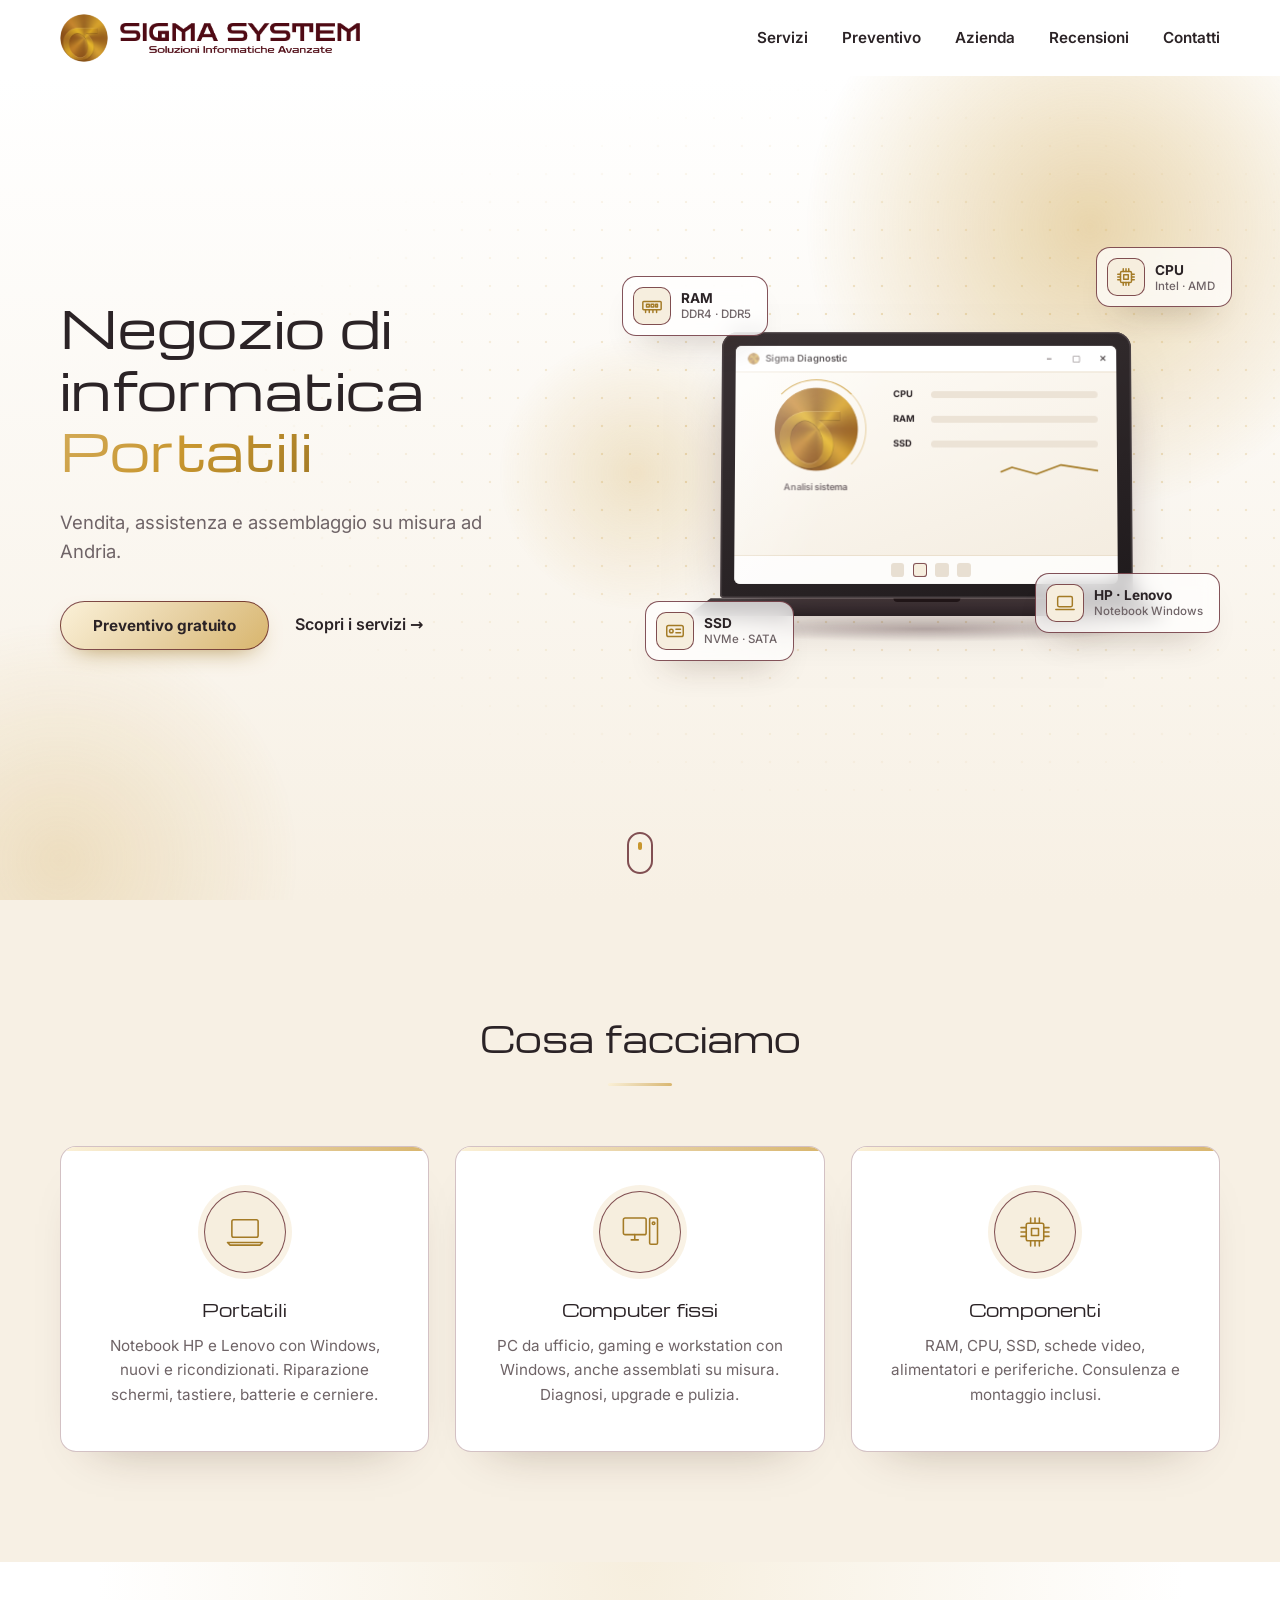
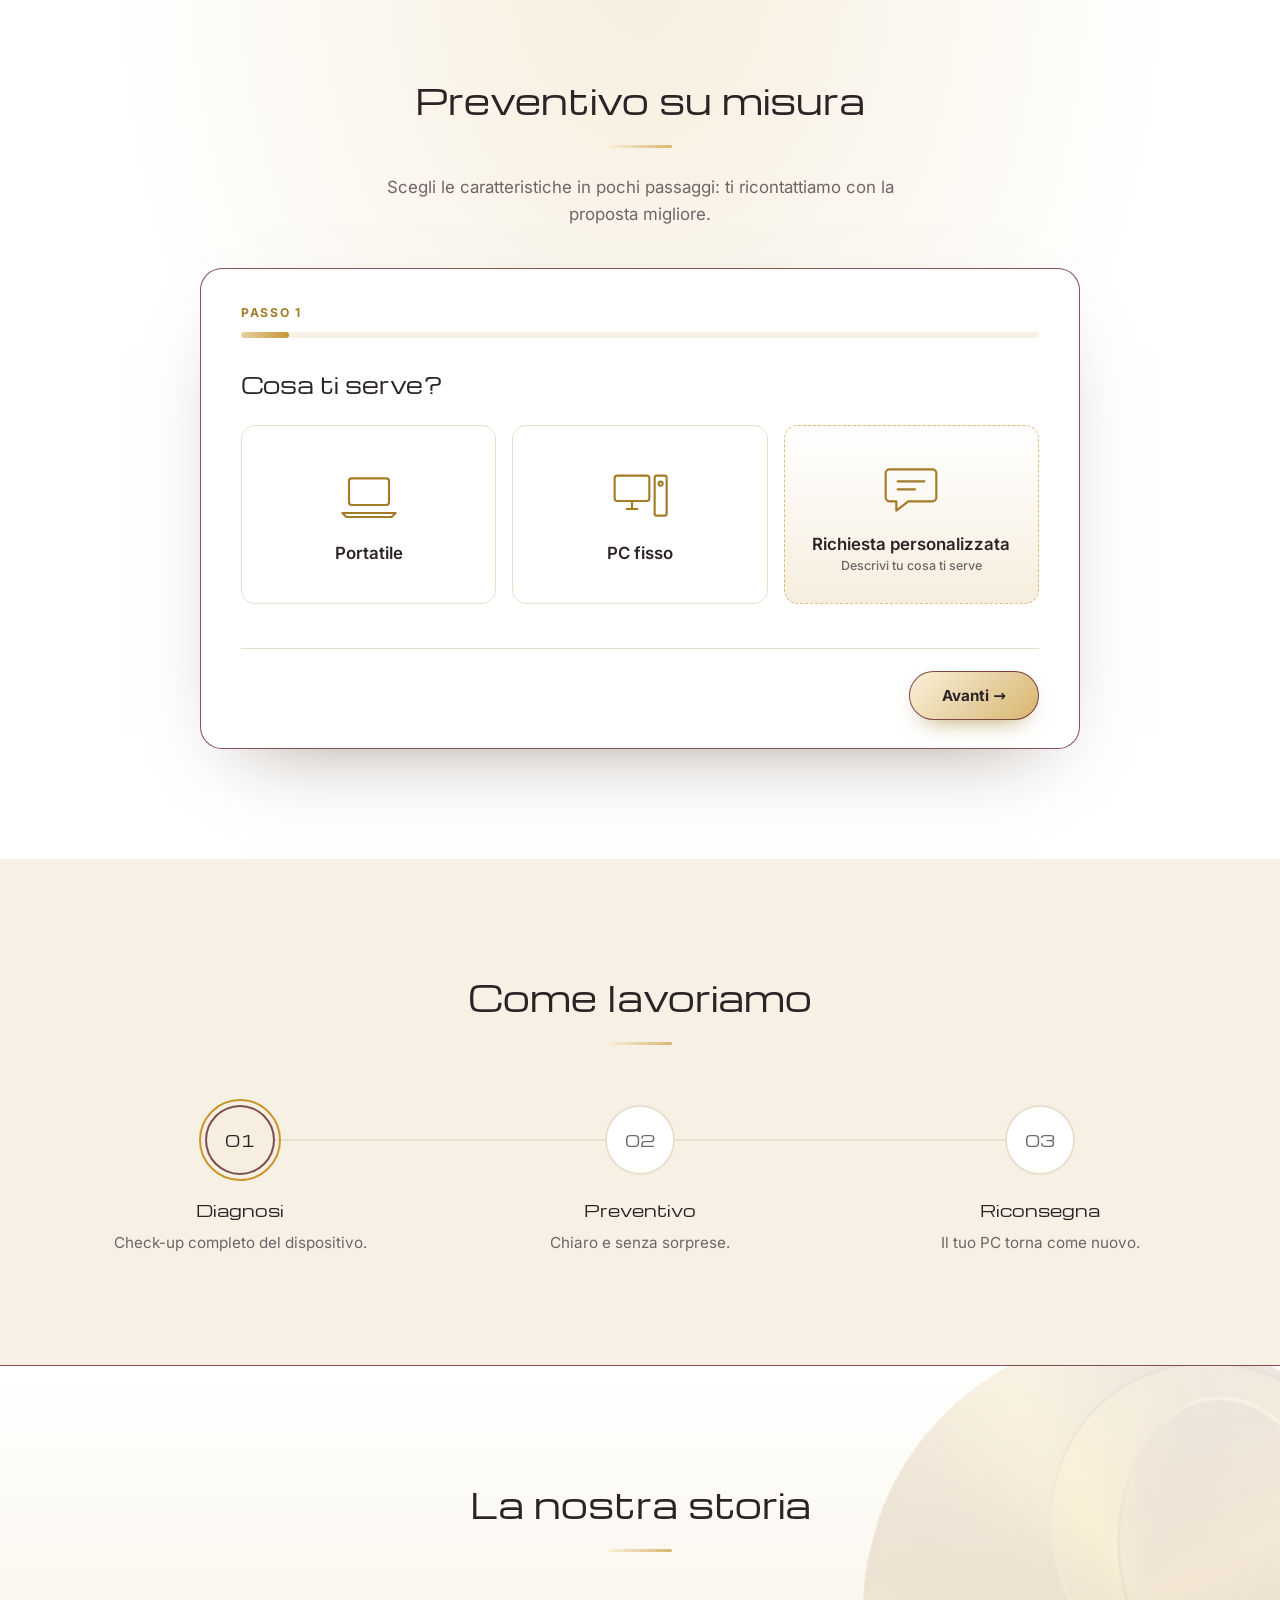
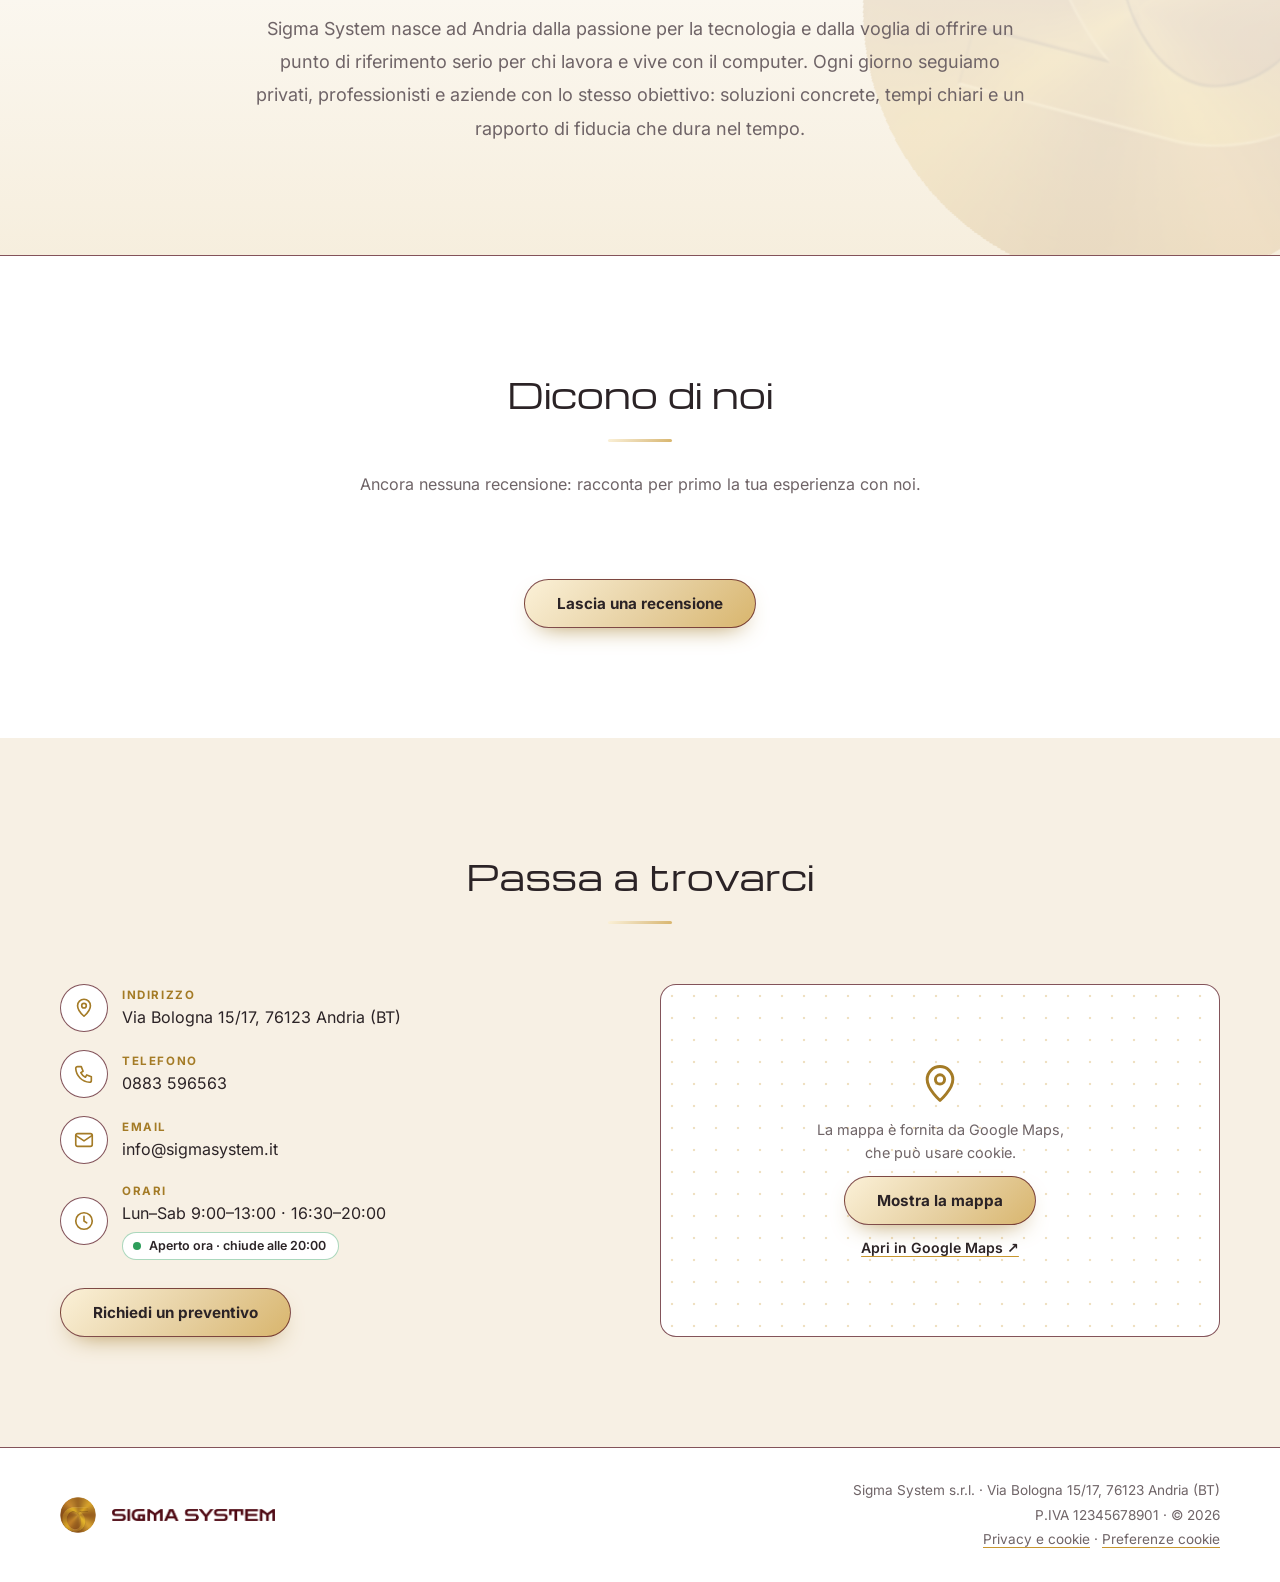
<file: index.html>
<!doctype html>
<html lang="it">
<head>
  <meta charset="utf-8">
  <meta name="viewport" content="width=device-width, initial-scale=1">
  <title>Sigma System – Negozio di informatica ad Andria</title>
  <meta name="description" content="Sigma System s.r.l. – negozio di informatica ad Andria: vendita e riparazione di portatili, computer fissi e componenti.">
  <meta property="og:title" content="Sigma System – Soluzioni Informatiche Avanzate">
  <meta property="og:description" content="Portatili, PC fissi e componenti. Vendita, riparazione e assemblaggio su misura ad Andria.">
  <meta property="og:image" content="assets/img/logo.png">
  <link rel="icon" href="assets/img/favicon.png">
  <link rel="stylesheet" href="assets/fonts/fonts.css">
  <link rel="stylesheet" href="assets/css/style.css?v=10">
  <script src="assets/js/content.js?v=10"></script>
  <script>SIGMA.applyColors();</script>
</head>
<body>

<!-- Intro -->
<div class="loader" id="loader" aria-hidden="true">
  <img src="assets/img/logo-mark.png" alt="" width="120" height="120">
  <span class="wordmark loader__word"></span>
  <span class="tagline loader__tag"></span>
  <span class="loader__bar"></span>
</div>

<div class="progress" id="progress"></div>

<header class="nav" id="nav">
  <div class="wrap nav__inner">
    <a href="#top" class="logo" aria-label="Sigma System">
      <img src="assets/img/logo-mark.png" alt="" width="48" height="48">
      <span class="logo__text">
        <span class="wordmark"></span>
        <span class="tagline"></span>
      </span>
    </a>
    <nav class="nav__links" id="navLinks">
      <a href="#servizi">Servizi</a>
      <a href="#preventivo">Preventivo</a>
      <a href="#azienda">Azienda</a>
      <a href="#recensioni">Recensioni</a>
      <a href="#contatti">Contatti</a>
    </nav>
    <button class="nav__toggle" id="navToggle" aria-label="Apri menu" aria-expanded="false"><span></span><span></span><span></span></button>
  </div>
</header>

<main id="top">
  <!-- HERO -->
  <section class="hero" id="hero">
    <div class="hero__bg" aria-hidden="true">
      <span class="blob blob--1"></span>
      <span class="blob blob--2"></span>
      <span class="blob blob--3"></span>
      <span class="dots"></span>
    </div>

    <div class="wrap hero__inner">
      <div class="hero__copy">
        <h1>
          <span class="split" data-key="hero_title"></span>
          <span class="rotator" id="rotator" aria-live="polite"></span>
        </h1>
        <p class="hero__text fade" data-key="hero_text"></p>
        <div class="hero__cta fade">
          <a href="#preventivo" class="btn">Preventivo gratuito</a>
          <a href="#servizi" class="link-arrow">Scopri i servizi <span>→</span></a>
        </div>
      </div>

      <div class="stage" id="stage" aria-hidden="true">
        <div class="laptop">
          <div class="lid">
            <div class="screen">
              <div class="scr-top"><img src="assets/img/logo-mark.png" alt=""><span>Sigma Diagnostic</span><span class="scr-win"><i>–</i><i>▢</i><i>✕</i></span></div>
              <div class="scr-body">
                <div class="scr-left">
                  <div class="scr-logo"><img src="assets/img/logo-mark.png" alt=""></div>
                  <span class="scr-label">Analisi sistema</span>
                </div>
                <div class="scr-right">
                  <div class="meter"><span>CPU</span><i style="--v:.72"></i></div>
                  <div class="meter"><span>RAM</span><i style="--v:.55"></i></div>
                  <div class="meter"><span>SSD</span><i style="--v:.88"></i></div>
                  <svg class="spark" viewBox="0 0 100 30" preserveAspectRatio="none"><polyline pathLength="1" points="0,24 12,18 22,21 34,10 46,15 58,6 70,12 82,4 100,9"/></svg>
                </div>
              </div>
              <div class="scr-ok">✓ Sistema ottimizzato</div>
              <div class="taskbar"><span class="start"><b></b><b></b><b></b><b></b></span><i></i><i class="app"></i><i></i><i></i></div>
            </div>
          </div>
          <div class="base"></div>
        </div>

        <div class="chip chip--1" data-depth="26"><div class="chip__in">
          <i><svg viewBox="0 0 24 24"><rect x="2" y="7" width="20" height="9" rx="1"/><path d="M5 16v3M9 16v3M13 16v3M17 16v3M6 10h3v3H6zM11 10h3v3h-3zM16 10h2v3h-2z"/></svg></i>
          <span>RAM<small>DDR4 · DDR5</small></span>
        </div></div>
        <div class="chip chip--2" data-depth="40"><div class="chip__in">
          <i><svg viewBox="0 0 24 24"><rect x="6" y="6" width="12" height="12" rx="1.5"/><rect x="9.5" y="9.5" width="5" height="5"/><path d="M9 3v3M12 3v3M15 3v3M9 18v3M12 18v3M15 18v3M3 9h3M3 12h3M3 15h3M18 9h3M18 12h3M18 15h3"/></svg></i>
          <span>CPU<small>Intel · AMD</small></span>
        </div></div>
        <div class="chip chip--3" data-depth="34"><div class="chip__in">
          <i><svg viewBox="0 0 24 24"><rect x="3" y="6" width="18" height="12" rx="2"/><circle cx="8" cy="12" r="2"/><path d="M13 10h5M13 14h5"/></svg></i>
          <span>SSD<small>NVMe · SATA</small></span>
        </div></div>
        <div class="chip chip--4" data-depth="20"><div class="chip__in">
          <i><svg viewBox="0 0 24 24"><rect x="4" y="5" width="16" height="11" rx="1.5"/><path d="M2 19h20"/></svg></i>
          <span>HP · Lenovo<small>Notebook Windows</small></span>
        </div></div>
      </div>
    </div>

    <a href="#servizi" class="scroll-cue" aria-label="Scorri"><span></span></a>
  </section>

  <!-- SERVIZI -->
  <section class="section section--cream" id="servizi">
    <div class="wrap">
      <h2 class="title reveal" data-key="services_title"></h2>
      <div class="cards">
        <article class="card reveal" data-delay="0">
          <div class="card__icon"><svg viewBox="0 0 48 48"><rect pathLength="1" x="9" y="10" width="30" height="20" rx="2"/><path pathLength="1" d="M4 36h40l-3 3H7z"/></svg></div>
          <h3 data-key="s1_title"></h3>
          <p data-key="s1_text"></p>
        </article>
        <article class="card reveal" data-delay="120">
          <div class="card__icon"><svg viewBox="0 0 48 48"><rect pathLength="1" x="5" y="8" width="26" height="19" rx="2"/><path pathLength="1" d="M14 33h8M18 27v6"/><rect pathLength="1" x="35" y="8" width="9" height="30" rx="1.5"/><circle pathLength="1" cx="39.5" cy="14" r="1.5"/></svg></div>
          <h3 data-key="s2_title"></h3>
          <p data-key="s2_text"></p>
        </article>
        <article class="card reveal" data-delay="240">
          <div class="card__icon"><svg viewBox="0 0 48 48"><rect pathLength="1" x="14" y="14" width="20" height="20" rx="2"/><rect pathLength="1" x="20" y="20" width="8" height="8"/><path pathLength="1" d="M19 8v6M24 8v6M29 8v6M19 34v6M24 34v6M29 34v6M8 19h6M8 24h6M8 29h6M34 19h6M34 24h6M34 29h6"/></svg></div>
          <h3 data-key="s3_title"></h3>
          <p data-key="s3_text"></p>
        </article>
      </div>
    </div>
  </section>

  <!-- PREVENTIVO A PASSI -->
  <section class="section section--quote" id="preventivo">
    <div class="wrap">
      <h2 class="title reveal" data-key="quote_title"></h2>
      <p class="subtitle reveal" data-delay="100" data-key="quote_text"></p>

      <div class="wizard reveal" data-delay="200" id="wizard">
        <div class="wz-head">
          <span class="wz-count" id="wzCount"></span>
          <span class="wz-name" id="wzName"></span>
          <button type="button" class="wz-reset" id="wzReset" hidden>↺ Azzera scelte</button>
        </div>
        <div class="wz-bar"><i id="wzBar"></i></div>
        <div class="wz-stage" id="wzStage" aria-live="polite"></div>
        <div class="wz-nav" id="wzNav">
          <button type="button" class="btn-ghost" id="wzBack">← Indietro</button>
          <p class="wz-error" id="wzError" role="alert"></p>
          <button type="button" class="btn" id="wzNext">Avanti →</button>
        </div>
      </div>
    </div>
  </section>

  <!-- METODO -->
  <section class="section section--cream" id="metodo">
    <div class="wrap">
      <h2 class="title reveal" data-key="process_title"></h2>
      <div class="steps" id="steps">
        <div class="steps__line"><i></i></div>
        <div class="step reveal" data-delay="0">
          <span class="step__num">01</span>
          <h3 data-key="p1_title"></h3>
          <p data-key="p1_text"></p>
        </div>
        <div class="step reveal" data-delay="150">
          <span class="step__num">02</span>
          <h3 data-key="p2_title"></h3>
          <p data-key="p2_text"></p>
        </div>
        <div class="step reveal" data-delay="300">
          <span class="step__num">03</span>
          <h3 data-key="p3_title"></h3>
          <p data-key="p3_text"></p>
        </div>
      </div>
    </div>
  </section>

  <!-- AZIENDA -->
  <section class="section section--about" id="azienda">
    <img class="about__mark" id="aboutMark" src="assets/img/logo-mark.png" alt="" aria-hidden="true">
    <div class="wrap about">
      <h2 class="title reveal" data-key="about_title"></h2>
      <p class="reveal" data-delay="150" data-key="about_text"></p>
    </div>
  </section>

  <!-- RECENSIONI -->
  <section class="section" id="recensioni">
    <div class="wrap">
      <h2 class="title reveal" data-key="reviews_title"></h2>
      <div class="rv-summary reveal" id="rvSummary"></div>
      <div class="rv-track" id="rvTrack"></div>
      <div class="rv-actions reveal">
        <div class="rv-arrows" id="rvArrows">
          <button type="button" class="rv-arrow" data-dir="-1" aria-label="Recensioni precedenti">←</button>
          <button type="button" class="rv-arrow" data-dir="1" aria-label="Recensioni successive">→</button>
        </div>
        <button type="button" class="btn" id="rvOpen">Lascia una recensione</button>
        <a class="btn-ghost btn-google" id="rvGoogle" target="_blank" rel="noopener" hidden>
          <svg viewBox="0 0 24 24" aria-hidden="true"><path fill="#4285F4" d="M22.6 12.3c0-.8-.1-1.6-.2-2.3H12v4.4h5.9a5 5 0 0 1-2.2 3.3v2.7h3.6c2.1-1.9 3.3-4.8 3.3-8.1z"/><path fill="#34A853" d="M12 23c3 0 5.5-1 7.3-2.7l-3.6-2.7c-1 .7-2.2 1-3.7 1-2.9 0-5.3-1.9-6.2-4.5H2.1v2.8A11 11 0 0 0 12 23z"/><path fill="#FBBC05" d="M5.8 14.1a6.6 6.6 0 0 1 0-4.2V7.1H2.1a11 11 0 0 0 0 9.8l3.7-2.8z"/><path fill="#EA4335" d="M12 5.4c1.6 0 3.1.6 4.2 1.7l3.2-3.2A11 11 0 0 0 2.1 7.1l3.7 2.8C6.7 7.3 9.1 5.4 12 5.4z"/></svg>
          Recensiscici su Google
        </a>
      </div>
    </div>
  </section>

  <dialog class="modal" id="rvDialog" aria-labelledby="rvDialogTitle">
    <form class="modal__box" id="rvForm" method="dialog" novalidate>
      <button type="button" class="modal__close" id="rvClose" aria-label="Chiudi">✕</button>
      <div id="rvFormBody">
        <h3 id="rvDialogTitle">La tua recensione</h3>
        <div class="stars-input" id="rvStars" role="radiogroup" aria-label="Valutazione">
          <button type="button" role="radio" aria-checked="false" data-v="1" aria-label="1 stella">★</button>
          <button type="button" role="radio" aria-checked="false" data-v="2" aria-label="2 stelle">★</button>
          <button type="button" role="radio" aria-checked="false" data-v="3" aria-label="3 stelle">★</button>
          <button type="button" role="radio" aria-checked="false" data-v="4" aria-label="4 stelle">★</button>
          <button type="button" role="radio" aria-checked="false" data-v="5" aria-label="5 stelle">★</button>
        </div>
        <label>Nome<input name="name" required maxlength="60" autocomplete="name"></label>
        <label>Recensione<textarea name="text" rows="4" required maxlength="600"></textarea></label>
        <label class="check"><input type="checkbox" name="privacy" required> <span>Acconsento alla pubblicazione del mio nome e della recensione (<a href="privacy.html" target="_blank">informativa privacy</a>).</span></label>
        <p class="wz-error" id="rvError" role="alert"></p>
        <button type="submit" class="btn">Invia recensione</button>
      </div>
      <div class="modal__done" id="rvDone" hidden>
        <div class="done-check">✓</div>
        <h3>Grazie!</h3>
        <p>La tua recensione sarà pubblicata dopo l'approvazione.</p>
      </div>
    </form>
  </dialog>

  <!-- CONTATTI -->
  <section class="section section--cream" id="contatti">
    <div class="wrap">
      <h2 class="title reveal" data-key="contact_title"></h2>
      <div class="contact">
        <div class="reveal contact__info">
          <ul class="info">
            <li>
              <i><svg viewBox="0 0 24 24"><path d="M12 21s-7-6.2-7-11.5A7 7 0 0 1 19 9.5C19 14.8 12 21 12 21z"/><circle cx="12" cy="9.5" r="2.5"/></svg></i>
              <div><small>Indirizzo</small><span data-key="address"></span></div>
            </li>
            <li>
              <i><svg viewBox="0 0 24 24"><path d="M5 4h4l2 5-2.5 1.5a11 11 0 0 0 5 5L15 13l5 2v4a2 2 0 0 1-2 2A16 16 0 0 1 3 6a2 2 0 0 1 2-2z"/></svg></i>
              <div><small>Telefono</small><a href="#" data-tel><span data-key="phone"></span></a></div>
            </li>
            <li>
              <i><svg viewBox="0 0 24 24"><rect x="3" y="5" width="18" height="14" rx="2"/><path d="M3 7l9 6 9-6"/></svg></i>
              <div><small>Email</small><a href="#" data-mail><span data-key="email"></span></a></div>
            </li>
            <li>
              <i><svg viewBox="0 0 24 24"><circle cx="12" cy="12" r="9"/><path d="M12 7v5l3 2"/></svg></i>
              <div><small>Orari</small><span data-key="hours"></span><span class="open-badge" id="openBadge" hidden></span></div>
            </li>
          </ul>
          <a href="#preventivo" class="btn">Richiedi un preventivo</a>
        </div>
        <!-- La mappa di Google si carica solo su richiesta (usa cookie di terze parti) -->
        <div class="map map--off reveal" data-delay="150" id="map">
          <div class="map__cover">
            <svg viewBox="0 0 24 24" aria-hidden="true"><path d="M12 21s-7-6.2-7-11.5A7 7 0 0 1 19 9.5C19 14.8 12 21 12 21z"/><circle cx="12" cy="9.5" r="2.5"/></svg>
            <p>La mappa è fornita da Google Maps, che può usare cookie.</p>
            <button type="button" class="btn" id="mapLoad">Mostra la mappa</button>
            <a class="map__ext" id="mapExt" target="_blank" rel="noopener">Apri in Google Maps ↗</a>
          </div>
        </div>
      </div>
    </div>
  </section>
</main>

<footer class="footer">
  <div class="wrap footer__inner">
    <a href="#top" class="logo logo--small" aria-label="Sigma System">
      <img src="assets/img/logo-mark.png" alt="" width="36" height="36">
      <span class="logo__text"><span class="wordmark"></span></span>
    </a>
    <p>
      <span data-key="company_name"></span> · <span data-key="address"></span><br>
      P.IVA <span data-key="vat"></span> · © <span id="year"></span><br>
      <a href="privacy.html">Privacy e cookie</a> · <button type="button" class="linkish" data-cookie-prefs>Preferenze cookie</button>
    </p>
  </div>
</footer>

<button type="button" class="to-top" id="toTop" aria-label="Torna su">
  <svg viewBox="0 0 24 24" aria-hidden="true"><path d="M12 19V5M5 12l7-7 7 7"/></svg>
</button>

<!-- Banner consenso cookie -->
<div class="cookie" id="cookie" role="dialog" aria-live="polite" aria-label="Preferenze cookie" hidden>
  <p><b>Rispettiamo la tua privacy.</b> Usiamo solo strumenti tecnici necessari al sito. Contenuti esterni come la mappa di Google, che possono usare cookie, si attivano solo con il tuo consenso. <a href="privacy.html">Leggi l'informativa</a>.</p>
  <div class="cookie__btns">
    <button type="button" class="btn-ghost" data-consent="0">Solo necessari</button>
    <button type="button" class="btn" data-consent="1">Accetta tutto</button>
  </div>
</div>

<script src="assets/js/main.js?v=10"></script>
<script src="assets/js/quote.js?v=10"></script>
<script src="assets/js/reviews.js?v=10"></script>
<script src="assets/js/privacy.js?v=10"></script>
</body>
</html>
</file>
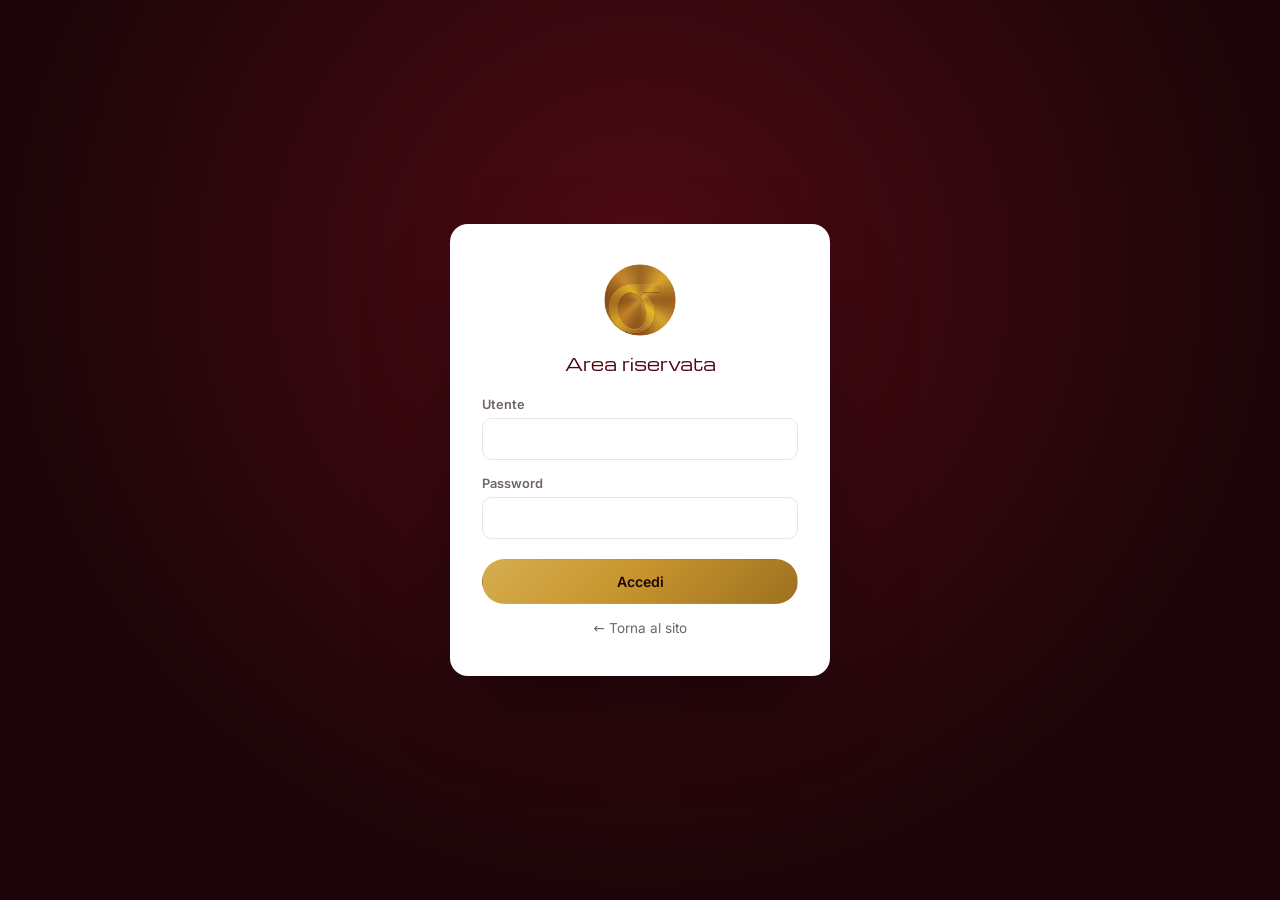
<file: admin.html>
<!doctype html>
<html lang="it">
<head>
  <meta charset="utf-8">
  <meta name="viewport" content="width=device-width, initial-scale=1">
  <meta name="robots" content="noindex, nofollow">
  <title>Gestionale – Sigma System</title>
  <link rel="icon" href="assets/img/favicon.png">
  <link rel="stylesheet" href="assets/fonts/fonts.css">
  <link rel="stylesheet" href="assets/css/admin.css?v=10">
  <script src="assets/js/content.js?v=10"></script>
  <script>SIGMA.applyColors();</script>
</head>
<body>

<!-- LOGIN -->
<section class="login" id="login">
  <form class="login__box" id="loginForm">
    <img src="assets/img/logo-mark.png" alt="" width="72" height="72">
    <h1>Area riservata</h1>
    <label>Utente<input name="user" autocomplete="username" required></label>
    <label>Password<input name="pass" type="password" autocomplete="current-password" required></label>
    <p class="error" id="loginError" hidden>Credenziali non valide</p>
    <button class="btn" type="submit">Accedi</button>
    <a href="index.html" class="back">← Torna al sito</a>
  </form>
</section>

<!-- PANNELLO -->
<div class="app" id="app" hidden>
  <aside class="side">
    <div class="side__brand"><img src="assets/img/logo-mark.png" alt="" width="34" height="34"><span>SIGMA</span></div>
    <nav class="side__nav">
      <button data-tab="preventivi" class="active">Preventivi <span class="badge" id="badgeQuotes"></span></button>
      <button data-tab="recensioni">Recensioni <span class="badge" id="badgeReviews"></span></button>
      <button data-tab="config">Configura preventivo</button>
      <button data-tab="testi">Testi</button>
      <button data-tab="colori">Colori</button>
    </nav>
    <div class="side__foot">
      <a href="index.html" target="_blank">Vedi sito ↗</a>
      <button id="logout">Esci</button>
    </div>
  </aside>

  <main class="main">
    <!-- Richieste di preventivo -->
    <section class="tab" id="tab-preventivi">
      <header class="main__head"><h2>Richieste di preventivo</h2></header>
      <div id="quotes"></div>
    </section>

    <!-- Recensioni -->
    <section class="tab" id="tab-recensioni" hidden>
      <header class="main__head"><h2>Recensioni</h2></header>
      <h3 class="sub">Da approvare</h3>
      <div id="reviewsPending"></div>
      <h3 class="sub">Pubblicate sul sito</h3>
      <div id="reviewsApproved"></div>
    </section>

    <!-- Configuratore del preventivo -->
    <section class="tab" id="tab-config" hidden>
      <header class="main__head">
        <h2>Configura preventivo</h2>
        <div class="actions">
          <button class="btn btn--ghost" id="cfgReset">Ripristina predefinito</button>
          <button class="btn" id="cfgSave">Salva</button>
        </div>
      </header>
      <p class="hint">Qui decidi cosa chiede il preventivo sul sito. Il primo passo è sempre la <b>tipologia</b>; ogni passaggio può comparire solo per alcune tipologie e contenere una o più domande. Le modifiche sono visibili sul sito dopo aver premuto <b>Salva</b>.</p>

      <div class="cfg-block">
        <h3>Tipologie di prodotto</h3>
        <div id="cfgTypes" class="cfg-types"></div>
        <button class="btn btn--ghost btn--sm" data-act="addType">+ Aggiungi tipologia</button>
      </div>

      <div class="cfg-block">
        <h3>Passaggi e domande</h3>
        <div id="cfgSteps"></div>
        <button class="btn btn--ghost btn--sm" data-act="addStep">+ Aggiungi passaggio</button>
      </div>

      <div class="cfg-savebar" id="cfgDirty" hidden>
        <span>Modifiche non salvate</span>
        <button class="btn btn--sm" id="cfgSave2">Salva ora</button>
      </div>
    </section>

    <!-- Testi -->
    <section class="tab" id="tab-testi" hidden>
      <header class="main__head">
        <h2>Testi del sito</h2>
        <div class="actions">
          <button class="btn btn--ghost" id="resetText">Ripristina</button>
          <button class="btn" form="textForm">Salva</button>
        </div>
      </header>
      <form id="textForm" class="fields"></form>
    </section>

    <!-- Colori -->
    <section class="tab" id="tab-colori" hidden>
      <header class="main__head">
        <h2>Colori</h2>
        <div class="actions">
          <button class="btn btn--ghost" id="resetColors">Ripristina</button>
          <button class="btn" form="colorForm">Salva</button>
        </div>
      </header>
      <form id="colorForm" class="colors"></form>
      <div class="preview">
        <div class="preview__hero"><span>Titolo</span><small>Sottotitolo</small><button type="button">Pulsante</button></div>
        <div class="preview__light">Sezione chiara</div>
      </div>
    </section>
  </main>
</div>

<div class="toast" id="toast"></div>

<div class="lightbox" id="lightbox" hidden role="dialog" aria-label="Foto del guasto">
  <figure>
    <img alt="Foto del guasto">
    <figcaption>
      <a class="btn btn--sm" download>Scarica</a>
      <button type="button" class="btn btn--ghost btn--sm" data-close>Chiudi</button>
    </figcaption>
  </figure>
</div>

<script src="assets/js/admin.js?v=10"></script>
</body>
</html>
</file>
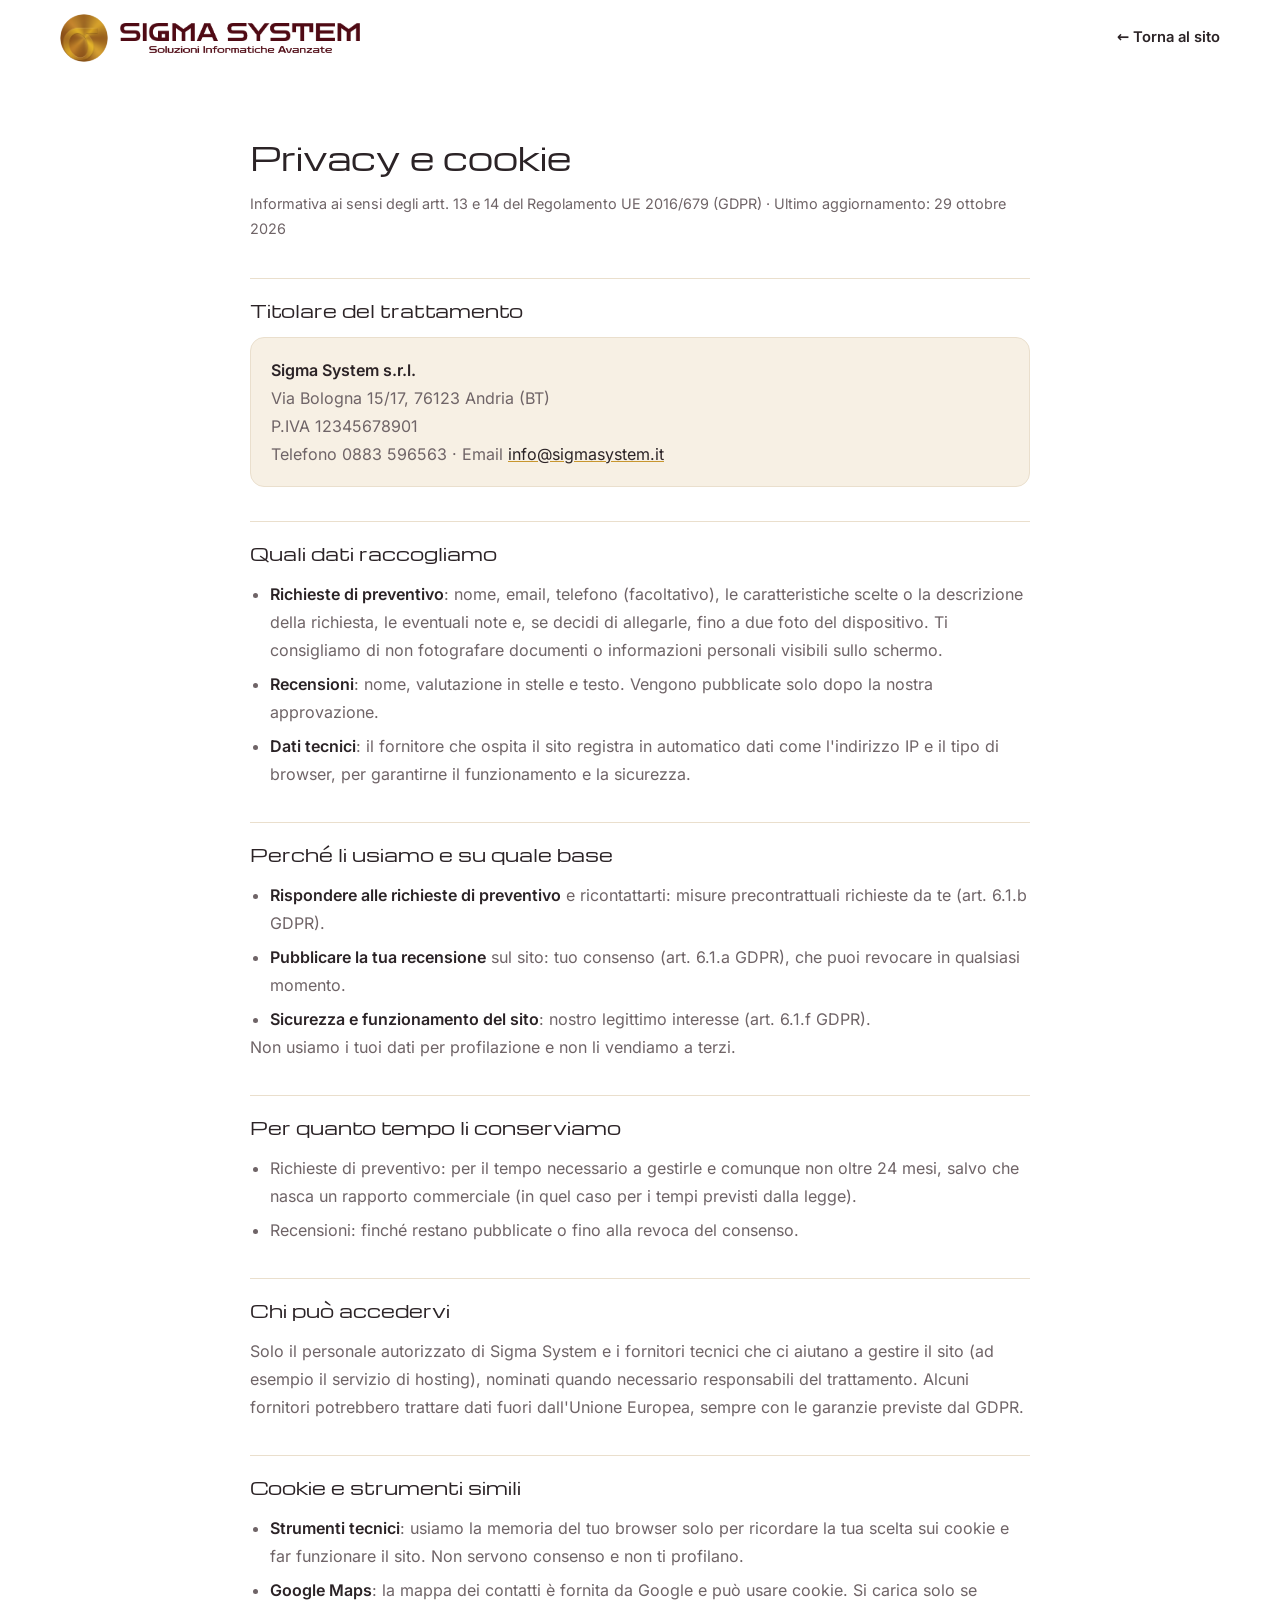
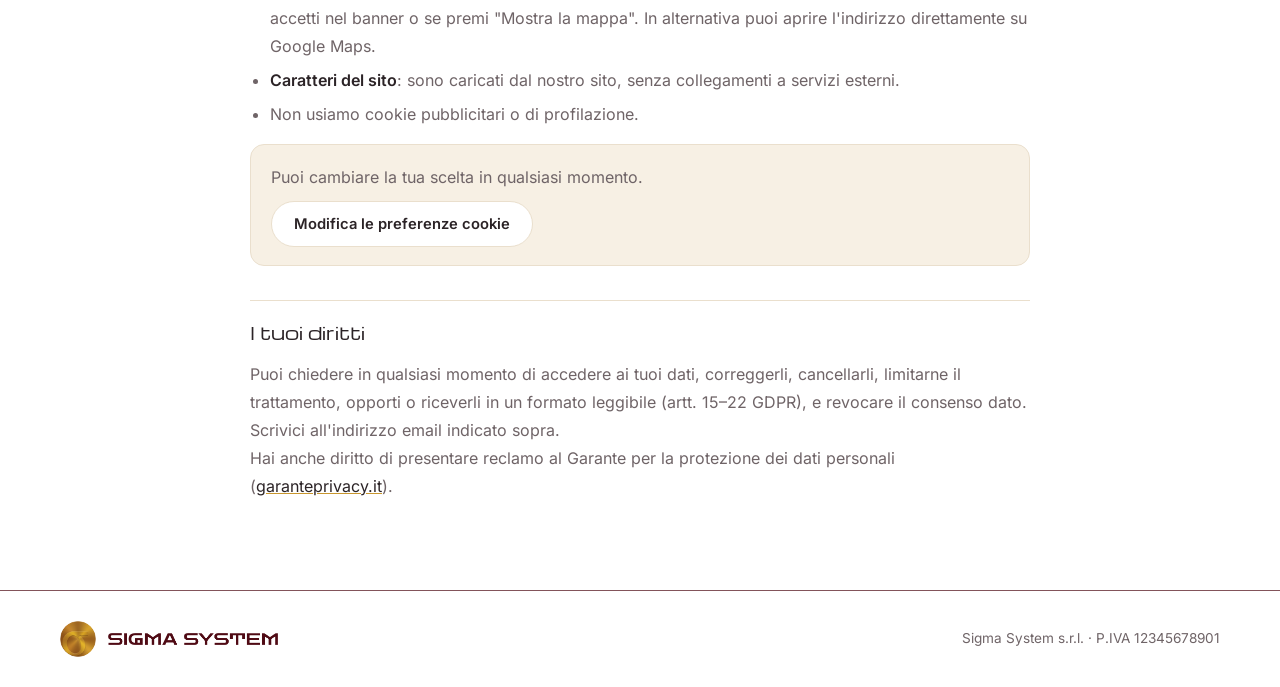
<file: privacy.html>
<!doctype html>
<html lang="it">
<head>
  <meta charset="utf-8">
  <meta name="viewport" content="width=device-width, initial-scale=1">
  <title>Privacy e cookie – Sigma System</title>
  <meta name="description" content="Informativa sul trattamento dei dati personali e sull'uso dei cookie del sito Sigma System.">
  <link rel="icon" href="assets/img/favicon.png">
  <link rel="stylesheet" href="assets/fonts/fonts.css">
  <link rel="stylesheet" href="assets/css/style.css?v=10">
  <script src="assets/js/content.js?v=10"></script>
  <script>SIGMA.applyColors();</script>
  <style>
    .legal { max-width: 780px; margin: 0 auto; padding: 56px 0 90px; }
    .legal h1 { font-family: var(--display); font-weight: 400; font-size: clamp(1.5rem, 3vw, 2rem); margin-bottom: 8px; }
    .legal .upd { color: var(--muted); font-size: .9rem; margin-bottom: 36px; }
    .legal h2 { font-family: var(--display); font-weight: 400; font-size: 1.1rem; margin: 34px 0 12px; padding-top: 18px; border-top: 1px solid var(--line); }
    .legal p, .legal li { color: var(--muted); line-height: 1.75; }
    .legal ul { padding-left: 20px; display: grid; gap: 6px; margin-top: 8px; }
    .legal b { color: var(--text); font-weight: 600; }
    .legal a { color: var(--text); text-decoration: underline; text-decoration-color: var(--accent); }
    .legal .box { background: var(--light); border: 1px solid var(--line); border-radius: 14px; padding: 18px 20px; }
    .legal .done { color: #2e7d4f; font-weight: 600; margin-top: 10px; }
    .back { font-weight: 600; font-size: .92rem; color: var(--text); }
  </style>
</head>
<body>

<header class="nav">
  <div class="wrap nav__inner">
    <a href="index.html" class="logo" aria-label="Sigma System – torna al sito">
      <img src="assets/img/logo-mark.png" alt="" width="48" height="48">
      <span class="logo__text"><span class="wordmark"></span><span class="tagline"></span></span>
    </a>
    <a href="index.html" class="back">← Torna al sito</a>
  </div>
</header>

<main class="wrap legal">
  <h1>Privacy e cookie</h1>
  <p class="upd">Informativa ai sensi degli artt. 13 e 14 del Regolamento UE 2016/679 (GDPR) · Ultimo aggiornamento: 29 ottobre 2026</p>

  <h2>Titolare del trattamento</h2>
  <div class="box">
    <p><b data-key="company_name"></b><br>
      <span data-key="address"></span><br>
      P.IVA <span data-key="vat"></span><br>
      Telefono <span data-key="phone"></span> · Email <a href="#" data-mail><span data-key="email"></span></a></p>
  </div>

  <h2>Quali dati raccogliamo</h2>
  <ul>
    <li><b>Richieste di preventivo</b>: nome, email, telefono (facoltativo), le caratteristiche scelte o la descrizione della richiesta, le eventuali note e, se decidi di allegarle, fino a due foto del dispositivo. Ti consigliamo di non fotografare documenti o informazioni personali visibili sullo schermo.</li>
    <li><b>Recensioni</b>: nome, valutazione in stelle e testo. Vengono pubblicate solo dopo la nostra approvazione.</li>
    <li><b>Dati tecnici</b>: il fornitore che ospita il sito registra in automatico dati come l'indirizzo IP e il tipo di browser, per garantirne il funzionamento e la sicurezza.</li>
  </ul>

  <h2>Perché li usiamo e su quale base</h2>
  <ul>
    <li><b>Rispondere alle richieste di preventivo</b> e ricontattarti: misure precontrattuali richieste da te (art. 6.1.b GDPR).</li>
    <li><b>Pubblicare la tua recensione</b> sul sito: tuo consenso (art. 6.1.a GDPR), che puoi revocare in qualsiasi momento.</li>
    <li><b>Sicurezza e funzionamento del sito</b>: nostro legittimo interesse (art. 6.1.f GDPR).</li>
  </ul>
  <p>Non usiamo i tuoi dati per profilazione e non li vendiamo a terzi.</p>

  <h2>Per quanto tempo li conserviamo</h2>
  <ul>
    <li>Richieste di preventivo: per il tempo necessario a gestirle e comunque non oltre 24 mesi, salvo che nasca un rapporto commerciale (in quel caso per i tempi previsti dalla legge).</li>
    <li>Recensioni: finché restano pubblicate o fino alla revoca del consenso.</li>
  </ul>

  <h2>Chi può accedervi</h2>
  <p>Solo il personale autorizzato di Sigma System e i fornitori tecnici che ci aiutano a gestire il sito (ad esempio il servizio di hosting), nominati quando necessario responsabili del trattamento. Alcuni fornitori potrebbero trattare dati fuori dall'Unione Europea, sempre con le garanzie previste dal GDPR.</p>

  <h2>Cookie e strumenti simili</h2>
  <ul>
    <li><b>Strumenti tecnici</b>: usiamo la memoria del tuo browser solo per ricordare la tua scelta sui cookie e far funzionare il sito. Non servono consenso e non ti profilano.</li>
    <li><b>Google Maps</b>: la mappa dei contatti è fornita da Google e può usare cookie. Si carica solo se accetti nel banner o se premi "Mostra la mappa". In alternativa puoi aprire l'indirizzo direttamente su Google Maps.</li>
    <li><b>Caratteri del sito</b>: sono caricati dal nostro sito, senza collegamenti a servizi esterni.</li>
    <li>Non usiamo cookie pubblicitari o di profilazione.</li>
  </ul>
  <div class="box" style="margin-top:16px">
    <p>Puoi cambiare la tua scelta in qualsiasi momento.</p>
    <button type="button" class="btn-ghost" id="resetConsent" style="margin-top:10px">Modifica le preferenze cookie</button>
    <p class="done" id="resetDone" hidden>Scelta azzerata: te la chiederemo di nuovo quando torni al sito.</p>
  </div>

  <h2>I tuoi diritti</h2>
  <p>Puoi chiedere in qualsiasi momento di accedere ai tuoi dati, correggerli, cancellarli, limitarne il trattamento, opporti o riceverli in un formato leggibile (artt. 15–22 GDPR), e revocare il consenso dato. Scrivici all'indirizzo email indicato sopra.</p>
  <p>Hai anche diritto di presentare reclamo al Garante per la protezione dei dati personali (<a href="https://www.garanteprivacy.it" target="_blank" rel="noopener">garanteprivacy.it</a>).</p>
</main>

<footer class="footer">
  <div class="wrap footer__inner">
    <a href="index.html" class="logo logo--small" aria-label="Sigma System">
      <img src="assets/img/logo-mark.png" alt="" width="36" height="36">
      <span class="logo__text"><span class="wordmark"></span></span>
    </a>
    <p><span data-key="company_name"></span> · P.IVA <span data-key="vat"></span></p>
  </div>
</footer>

<script>
  (() => {
    const c = SIGMA.content();
    document.querySelectorAll('[data-key]').forEach(el => { if (c[el.dataset.key] !== undefined) el.textContent = c[el.dataset.key]; });
    document.querySelectorAll('[data-mail]').forEach(a => a.href = 'mailto:' + c.email);
    document.getElementById('resetConsent').addEventListener('click', () => {
      try { localStorage.removeItem('sigma.consent'); } catch {}
      document.getElementById('resetDone').hidden = false;
    });
  })();
</script>
</body>
</html>
</file>
<file: assets/fonts/fonts.css>
﻿/* latin-ext */
@font-face {
  font-family: 'Inter';
  font-style: normal;
  font-weight: 400;
  font-display: swap;
  src: url(inter-latin-ext.woff2) format('woff2');
  unicode-range: U+0100-02BA, U+02BD-02C5, U+02C7-02CC, U+02CE-02D7, U+02DD-02FF, U+0304, U+0308, U+0329, U+1D00-1DBF, U+1E00-1E9F, U+1EF2-1EFF, U+2020, U+20A0-20AB, U+20AD-20C4, U+2113, U+2C60-2C7F, U+A720-A7FF;
}
/* latin */
@font-face {
  font-family: 'Inter';
  font-style: normal;
  font-weight: 400;
  font-display: swap;
  src: url(inter-latin.woff2) format('woff2');
  unicode-range: U+0000-00FF, U+0131, U+0152-0153, U+02BB-02BC, U+02C6, U+02DA, U+02DC, U+0304, U+0308, U+0329, U+2000-206F, U+20AC, U+2122, U+2191, U+2193, U+2212, U+2215, U+FEFF, U+FFFD;
}
/* latin-ext */
@font-face {
  font-family: 'Inter';
  font-style: normal;
  font-weight: 500;
  font-display: swap;
  src: url(inter-latin-ext.woff2) format('woff2');
  unicode-range: U+0100-02BA, U+02BD-02C5, U+02C7-02CC, U+02CE-02D7, U+02DD-02FF, U+0304, U+0308, U+0329, U+1D00-1DBF, U+1E00-1E9F, U+1EF2-1EFF, U+2020, U+20A0-20AB, U+20AD-20C4, U+2113, U+2C60-2C7F, U+A720-A7FF;
}
/* latin */
@font-face {
  font-family: 'Inter';
  font-style: normal;
  font-weight: 500;
  font-display: swap;
  src: url(inter-latin.woff2) format('woff2');
  unicode-range: U+0000-00FF, U+0131, U+0152-0153, U+02BB-02BC, U+02C6, U+02DA, U+02DC, U+0304, U+0308, U+0329, U+2000-206F, U+20AC, U+2122, U+2191, U+2193, U+2212, U+2215, U+FEFF, U+FFFD;
}
/* latin-ext */
@font-face {
  font-family: 'Inter';
  font-style: normal;
  font-weight: 600;
  font-display: swap;
  src: url(inter-latin-ext.woff2) format('woff2');
  unicode-range: U+0100-02BA, U+02BD-02C5, U+02C7-02CC, U+02CE-02D7, U+02DD-02FF, U+0304, U+0308, U+0329, U+1D00-1DBF, U+1E00-1E9F, U+1EF2-1EFF, U+2020, U+20A0-20AB, U+20AD-20C4, U+2113, U+2C60-2C7F, U+A720-A7FF;
}
/* latin */
@font-face {
  font-family: 'Inter';
  font-style: normal;
  font-weight: 600;
  font-display: swap;
  src: url(inter-latin.woff2) format('woff2');
  unicode-range: U+0000-00FF, U+0131, U+0152-0153, U+02BB-02BC, U+02C6, U+02DA, U+02DC, U+0304, U+0308, U+0329, U+2000-206F, U+20AC, U+2122, U+2191, U+2193, U+2212, U+2215, U+FEFF, U+FFFD;
}
/* latin-ext */
@font-face {
  font-family: 'Inter';
  font-style: normal;
  font-weight: 700;
  font-display: swap;
  src: url(inter-latin-ext.woff2) format('woff2');
  unicode-range: U+0100-02BA, U+02BD-02C5, U+02C7-02CC, U+02CE-02D7, U+02DD-02FF, U+0304, U+0308, U+0329, U+1D00-1DBF, U+1E00-1E9F, U+1EF2-1EFF, U+2020, U+20A0-20AB, U+20AD-20C4, U+2113, U+2C60-2C7F, U+A720-A7FF;
}
/* latin */
@font-face {
  font-family: 'Inter';
  font-style: normal;
  font-weight: 700;
  font-display: swap;
  src: url(inter-latin.woff2) format('woff2');
  unicode-range: U+0000-00FF, U+0131, U+0152-0153, U+02BB-02BC, U+02C6, U+02DA, U+02DC, U+0304, U+0308, U+0329, U+2000-206F, U+20AC, U+2122, U+2191, U+2193, U+2212, U+2215, U+FEFF, U+FFFD;
}
/* latin-ext */
@font-face {
  font-family: 'Michroma';
  font-style: normal;
  font-weight: 400;
  font-display: swap;
  src: url(michroma-latin-ext.woff2) format('woff2');
  unicode-range: U+0100-02BA, U+02BD-02C5, U+02C7-02CC, U+02CE-02D7, U+02DD-02FF, U+0304, U+0308, U+0329, U+1D00-1DBF, U+1E00-1E9F, U+1EF2-1EFF, U+2020, U+20A0-20AB, U+20AD-20C4, U+2113, U+2C60-2C7F, U+A720-A7FF;
}
/* latin */
@font-face {
  font-family: 'Michroma';
  font-style: normal;
  font-weight: 400;
  font-display: swap;
  src: url(michroma-latin.woff2) format('woff2');
  unicode-range: U+0000-00FF, U+0131, U+0152-0153, U+02BB-02BC, U+02C6, U+02DA, U+02DC, U+0304, U+0308, U+0329, U+2000-206F, U+20AC, U+2122, U+2191, U+2193, U+2212, U+2215, U+FEFF, U+FFFD;
}
</file>
<file: assets/css/style.css>
:root {
  --primary: #4f0a14;
  --accent: #c8962e;
  --dark: #1c0508;
  --light: #f7f0e4;
  --text: #2b2326;
  --muted: #6f6467;
  --line: #eadfcd;
  --radius: 16px;
  /* Oro sempre chiaro; bordeaux solo per i bordi */
  --gold: linear-gradient(135deg, #fbf1d8 0%, color-mix(in srgb, var(--accent) 45%, #fff) 55%, color-mix(in srgb, var(--accent) 70%, #fff) 100%);
  --gold-soft: color-mix(in srgb, var(--accent) 16%, #fff);
  --gold-ink: color-mix(in srgb, var(--accent) 82%, #000);
  --border: color-mix(in srgb, var(--primary) 70%, transparent);
  --ease: cubic-bezier(.16, 1, .3, 1);
  --display: 'Michroma', 'Segoe UI', sans-serif;
  --body: 'Inter', 'Segoe UI', system-ui, sans-serif;
}

* { box-sizing: border-box; margin: 0; padding: 0; }
[hidden] { display: none !important; }
html { scroll-behavior: smooth; scroll-padding-top: 76px; }
body { font-family: var(--body); color: var(--text); background: #fff; line-height: 1.6; -webkit-font-smoothing: antialiased; overflow-x: hidden; }
img { max-width: 100%; display: block; }
a { color: inherit; text-decoration: none; }
.wrap { width: min(1160px, 100% - 40px); margin-inline: auto; }

.btn {
  position: relative; overflow: hidden; display: inline-block; padding: 14px 32px; border-radius: 999px; border: 1.5px solid var(--border); cursor: pointer;
  background: var(--gold); color: var(--text); font: 700 .95rem var(--body);
  box-shadow: 0 10px 26px -14px color-mix(in srgb, var(--accent) 80%, #000);
  transition: transform .3s var(--ease), box-shadow .3s;
}
.btn::after { content: ''; position: absolute; inset: 0; background: linear-gradient(110deg, transparent 30%, rgba(255,255,255,.55) 50%, transparent 70%); transform: translateX(-120%); }
.btn:hover { transform: translateY(-3px); box-shadow: 0 16px 30px -12px color-mix(in srgb, var(--accent) 90%, #000); }
.btn:hover::after { transform: translateX(120%); transition: transform .8s ease; }

/* ---------- Intro ---------- */
.loader {
  position: fixed; inset: 0; z-index: 100; display: grid; place-content: center; justify-items: center; gap: 0;
  background: #fff; animation: loaderOut .6s 3.6s forwards; /* fallback se JS non parte */
}
.loader img { border-radius: 50%; margin-bottom: 30px; animation: loaderIn 1s var(--ease) both; }
/* Scritta del logo originale che si svela da sinistra a destra */
.loader .loader__word { width: min(340px, 78vw); animation: wordIn 1s var(--ease) .35s both; }
.loader .loader__tag { width: min(272px, 62vw); margin-top: 12px; animation: tagIn .8s ease .8s both; }
.loader__bar { width: 140px; height: 2px; margin-top: 30px; background: var(--line); border-radius: 2px; overflow: hidden; position: relative; }
.loader__bar::after { content: ''; position: absolute; inset: 0; background: var(--gold); transform-origin: left; animation: bar 1.3s var(--ease) .1s both; }
@keyframes wordIn { from { clip-path: inset(0 100% 0 0); opacity: 0; } to { clip-path: inset(0 0 0 0); opacity: 1; } }
@keyframes tagIn { from { opacity: 0; transform: translateY(8px); letter-spacing: 2px; } }
.loader.is-done { opacity: 0; visibility: hidden; transition: opacity .6s ease, visibility 0s .6s; }
@keyframes loaderIn { from { opacity: 0; transform: scale(.6) rotate(-90deg); } }
@keyframes bar { from { transform: scaleX(0); } }
@keyframes loaderOut { to { opacity: 0; visibility: hidden; } }

.progress { position: fixed; top: 0; left: 0; right: 0; height: 3px; z-index: 60; background: var(--gold); transform-origin: left; transform: scaleX(var(--p, 0)); }

/* ---------- Logo ---------- */
.logo { display: flex; align-items: center; gap: 12px; }
.logo img { border-radius: 50%; flex: none; transition: transform .8s var(--ease); }
.logo:hover img { transform: rotate(360deg); }
.logo__text { display: grid; gap: 5px; }
.wordmark, .tagline { display: block; background: var(--primary); -webkit-mask: center / contain no-repeat; mask: center / contain no-repeat; }
.wordmark { width: 240px; aspect-ratio: 1334 / 98; -webkit-mask-image: url(../img/wordmark.png); mask-image: url(../img/wordmark.png); }
.tagline { width: 192px; aspect-ratio: 1069 / 41; justify-self: center; -webkit-mask-image: url(../img/tagline.png); mask-image: url(../img/tagline.png); }
.logo--small .wordmark { width: 170px; }

/* ---------- Navbar ---------- */
.nav { position: sticky; top: 0; z-index: 50; background: rgba(255,255,255,.88); backdrop-filter: blur(14px); -webkit-backdrop-filter: blur(14px); transition: transform .45s var(--ease), box-shadow .3s; }
.nav--scrolled { box-shadow: 0 10px 30px -20px rgba(79,10,20,.45); }
.nav--hidden { transform: translateY(-100%); }
.nav__inner { display: flex; align-items: center; justify-content: space-between; height: 76px; }
.nav__links { display: flex; gap: 34px; font-weight: 600; font-size: .95rem; color: var(--text); }
.nav__links a { position: relative; padding: 6px 0; }
.nav__links a::after { content: ''; position: absolute; left: 0; right: 0; bottom: 0; height: 2px; background: var(--gold); transform: scaleX(0); transform-origin: right; transition: transform .35s var(--ease); }
.nav__links a:hover::after, .nav__links a.is-active::after { transform: scaleX(1); transform-origin: left; }
.nav__links a.is-active { color: var(--gold-ink); }
.nav__toggle { display: none; width: 44px; height: 44px; border: 1.5px solid var(--border); border-radius: 12px; background: var(--gold-soft); cursor: pointer; flex-direction: column; justify-content: center; align-items: center; gap: 5px; }
.nav__toggle span { width: 20px; height: 2px; border-radius: 2px; background: var(--text); transition: transform .3s var(--ease), opacity .2s; }

/* ---------- Hero ---------- */
.hero { position: relative; overflow: hidden; min-height: calc(100vh - 76px); display: flex; align-items: center; padding: 60px 0 90px; }
.hero__bg { position: absolute; inset: 0; z-index: -1; background: linear-gradient(180deg, #fff 0%, var(--light) 100%); }
.blob { position: absolute; border-radius: 50%; will-change: transform; }
.blob--1 { width: 620px; height: 620px; right: -120px; top: -160px; background: radial-gradient(circle, color-mix(in srgb, var(--accent) 38%, transparent), transparent 65%); animation: drift1 18s ease-in-out infinite alternate; }
.blob--2 { width: 520px; height: 520px; left: -200px; bottom: -220px; background: radial-gradient(circle, color-mix(in srgb, var(--accent) 20%, transparent), transparent 65%); animation: drift2 22s ease-in-out infinite alternate; }
.blob--3 { width: 300px; height: 300px; left: 38%; top: 30%; background: radial-gradient(circle, color-mix(in srgb, var(--accent) 22%, transparent), transparent 65%); animation: drift1 15s ease-in-out infinite alternate-reverse; }
.dots { position: absolute; inset: 0; background-image: radial-gradient(circle, color-mix(in srgb, var(--accent) 40%, transparent) 1.2px, transparent 1.6px); background-size: 28px 28px; mask-image: radial-gradient(ellipse 70% 60% at 70% 45%, #000, transparent 75%); -webkit-mask-image: radial-gradient(ellipse 70% 60% at 70% 45%, #000, transparent 75%); }
@keyframes drift1 { to { transform: translate(-80px, 60px) scale(1.12); } }
@keyframes drift2 { to { transform: translate(90px, -50px) scale(1.08); } }

.hero__inner { display: grid; grid-template-columns: 1fr 1.1fr; align-items: center; gap: 40px; }
.hero h1 { font-family: var(--display); font-weight: 400; color: var(--text); font-size: clamp(2rem, 4.2vw, 3.2rem); line-height: 1.2; }
.split .w { display: inline-block; opacity: 0; transform: translateY(40px); filter: blur(10px); transition: opacity .9s var(--ease), transform .9s var(--ease), filter .9s var(--ease); }
.is-ready .split .w { opacity: 1; transform: none; filter: none; }

.rotator { display: block; position: relative; height: 1.3em; overflow: hidden; }
.rotator span {
  position: absolute; left: 0; top: 0; white-space: nowrap;
  background: linear-gradient(135deg, color-mix(in srgb, var(--accent) 80%, #fff) 0%, var(--accent) 50%, var(--gold-ink) 100%); -webkit-background-clip: text; background-clip: text; color: transparent;
  opacity: 0; transform: translateY(100%); filter: blur(6px);
  transition: opacity .7s var(--ease), transform .7s var(--ease), filter .7s var(--ease);
}
.rotator span.in { opacity: 1; transform: none; filter: none; }
.rotator span.out { opacity: 0; transform: translateY(-100%); filter: blur(6px); }

.hero__text { margin: 22px 0 34px; font-size: 1.15rem; color: var(--muted); max-width: 460px; }
.hero__cta { display: flex; align-items: center; gap: 26px; flex-wrap: wrap; }
.link-arrow { font-weight: 600; color: var(--text); }
.link-arrow span { display: inline-block; transition: transform .3s var(--ease); }
.link-arrow:hover span { transform: translateX(6px); }
.fade { opacity: 0; transform: translateY(24px); transition: opacity 1s var(--ease), transform 1s var(--ease); }
.is-ready .fade { opacity: 1; transform: none; }
.is-ready .hero__text.fade { transition-delay: .55s; }
.is-ready .hero__cta.fade { transition-delay: .75s; }

/* Portatile 3D */
.stage { position: relative; height: 470px; display: grid; place-items: center; perspective: 1800px; }
.laptop { width: min(480px, 100%); transform-style: preserve-3d; transform: rotateX(var(--rx, 0deg)) rotateY(var(--ry, 0deg)); transition: transform .5s var(--ease); position: relative; }
.laptop::after { content: ''; position: absolute; left: 4%; right: 4%; bottom: -26px; height: 26px; border-radius: 50%; background: radial-gradient(ellipse, rgba(40,10,15,.28), transparent 70%); }
.lid {
  width: 86%; margin: 0 auto; aspect-ratio: 16 / 10.4; padding: 3%; border-radius: 16px 16px 4px 4px;
  background: linear-gradient(160deg, #3a3234, #1f1a1c); box-shadow: inset 0 0 0 1.5px #4b4245, 0 30px 60px -30px rgba(40,10,15,.55);
  transform-origin: 50% 100%; transform: rotateX(-88deg); transition: transform 1.8s var(--ease) .35s;
}
.is-ready .lid { transform: rotateX(4deg); }
.screen {
  position: relative; height: 100%; border-radius: 6px; overflow: hidden; container-type: size;
  background: linear-gradient(160deg, #fffdf9, #f3ebde); opacity: 0; filter: brightness(2.2);
  transition: opacity .8s ease 1.6s, filter 1.2s ease 1.6s;
}
.is-ready .screen { opacity: 1; filter: none; }
.screen::before { content: ''; position: absolute; inset: 0; background: linear-gradient(115deg, rgba(255,255,255,.55) 0%, transparent 35%); pointer-events: none; z-index: 2; }
/* Finestra in stile Windows: titolo a sinistra, comandi a destra, barra applicazioni in basso */
.scr-top { display: flex; align-items: center; gap: 1.6cqw; padding: 0 0 0 3cqw; height: 7cqw; background: #fff; border-bottom: 1px solid var(--line); font-size: 2.5cqw; font-weight: 600; color: var(--text); }
.scr-top img { width: 3.2cqw; height: 3.2cqw; border-radius: 50%; }
.scr-win { margin-left: auto; display: flex; height: 100%; }
.scr-win i { width: 7cqw; display: grid; place-items: center; font-style: normal; font-size: 2.4cqw; color: var(--muted); }
.scr-win i:last-child { color: var(--text); }
.scr-body { display: grid; grid-template-columns: 36% 1fr; gap: 4cqw; padding: 4cqw 5cqw 0; align-items: center; }
.taskbar { position: absolute; left: 0; right: 0; bottom: 0; height: 7.5cqw; display: flex; justify-content: center; align-items: center; gap: 2.2cqw; background: rgba(255,255,255,.82); border-top: 1px solid var(--line); }
.taskbar i { width: 3.6cqw; height: 3.6cqw; border-radius: .8cqw; background: #e8dfd2; }
.taskbar .start { background: none; display: grid; grid-template-columns: 1fr 1fr; gap: .35cqw; }
.taskbar .start b { background: #2f7fd6; border-radius: .2cqw; }
.taskbar .app { background: var(--gold-soft); border: 1px solid var(--border); }
.scr-left { display: grid; justify-items: center; gap: 2.5cqw; }
.scr-logo { position: relative; width: 22cqw; aspect-ratio: 1; }
.scr-logo img { border-radius: 50%; width: 100%; }
.scr-logo::after { content: ''; position: absolute; inset: -2.2cqw; border-radius: 50%; border: .5cqw solid transparent; border-top-color: var(--accent); border-right-color: color-mix(in srgb, var(--accent) 40%, transparent); animation: spin 1.6s linear infinite; }
.scr-label { font-size: 2.4cqw; color: var(--muted); font-weight: 600; }
.scr-right { display: grid; gap: 2.6cqw; }
.meter { display: grid; grid-template-columns: 8cqw 1fr; align-items: center; gap: 2cqw; font-size: 2.4cqw; font-weight: 700; color: var(--text); }
.meter i { position: relative; height: 1.8cqw; border-radius: 2cqw; background: #ece3d6; overflow: hidden; }
.meter i::after { content: ''; position: absolute; inset: 0; border-radius: inherit; background: var(--gold); transform-origin: left; transform: scaleX(0); animation: meter 7s var(--ease) 2.4s infinite; }
.meter:nth-child(2) i::after { animation-delay: 2.6s; }
.meter:nth-child(3) i::after { animation-delay: 2.8s; }
.spark { width: 100%; height: 9cqw; }
.spark polyline { fill: none; stroke: var(--gold-ink); stroke-width: 1.6; stroke-linejoin: round; stroke-linecap: round; stroke-dasharray: 1; stroke-dashoffset: 1; vector-effect: non-scaling-stroke; animation: draw 7s ease 2.4s infinite; }
.scr-ok { position: absolute; left: 50%; bottom: 10.5cqw; transform: translateX(-50%); padding: 1.1cqw 3.4cqw; border-radius: 4cqw; background: var(--gold-soft); border: 1px solid var(--border); color: var(--text); font-size: 2.4cqw; font-weight: 600; white-space: nowrap; opacity: 0; animation: ok 7s ease 2.4s infinite; }
@keyframes spin { to { transform: rotate(360deg); } }
@keyframes meter { 0% { transform: scaleX(0); } 35%, 88% { transform: scaleX(var(--v)); } 100% { transform: scaleX(0); } }
@keyframes draw { 0% { stroke-dashoffset: 1; } 40%, 88% { stroke-dashoffset: 0; } 100% { stroke-dashoffset: -1; } }
@keyframes ok { 0%, 42% { opacity: 0; transform: translate(-50%, 40%); } 50%, 86% { opacity: 1; transform: translate(-50%, 0); } 94%, 100% { opacity: 0; } }

.base { position: relative; height: 18px; border-radius: 2px 2px 12px 12px; background: linear-gradient(180deg, #4a4446, #2a2527); clip-path: polygon(5% 0, 95% 0, 100% 100%, 0 100%); }
.base::after { content: ''; position: absolute; left: 50%; top: 0; width: 14%; height: 4px; transform: translateX(-50%); border-radius: 0 0 4px 4px; background: #1d191a; }

/* Chip componenti fluttuanti */
.chip { position: absolute; z-index: 2; opacity: 0; transform: translate3d(var(--px, 0), var(--py, 0), 0) scale(.85); transition: opacity .8s var(--ease), transform .6s var(--ease); }
.is-ready .chip { opacity: 1; transform: translate3d(var(--px, 0), var(--py, 0), 0); }
.is-ready .chip--1 { transition-delay: 1.9s, 0s; }
.is-ready .chip--2 { transition-delay: 2.1s, 0s; }
.is-ready .chip--3 { transition-delay: 2.3s, 0s; }
.is-ready .chip--4 { transition-delay: 2.5s, 0s; }
.chip__in {
  display: flex; align-items: center; gap: 10px; padding: 10px 16px 10px 10px; border-radius: 14px;
  background: rgba(255,255,255,.72); backdrop-filter: blur(10px); -webkit-backdrop-filter: blur(10px);
  border: 1px solid var(--border);
  box-shadow: 0 18px 36px -22px rgba(60,30,10,.45);
  animation: float 6s ease-in-out infinite;
}
.chip--2 .chip__in { animation-delay: -1.5s; }
.chip--3 .chip__in { animation-delay: -3s; }
.chip--4 .chip__in { animation-delay: -4.5s; }
.chip i { width: 38px; height: 38px; border-radius: 10px; background: var(--gold-soft); border: 1px solid var(--border); display: grid; place-items: center; flex: none; }
.chip svg { width: 22px; height: 22px; fill: none; stroke: var(--gold-ink); stroke-width: 1.6; stroke-linecap: round; stroke-linejoin: round; }
.chip span { display: grid; font-weight: 700; font-size: .85rem; color: var(--text); line-height: 1.25; }
.chip small { font-weight: 500; font-size: .72rem; color: var(--muted); }
.chip--1 { left: -2%; top: 8%; }
.chip--2 { right: -2%; top: 2%; }
.chip--3 { left: 2%; bottom: 10%; }
.chip--4 { right: 0; bottom: 16%; }
@keyframes float { 50% { transform: translateY(-12px); } }

.scroll-cue { position: absolute; left: 50%; bottom: 26px; width: 26px; height: 42px; margin-left: -13px; border: 2px solid var(--border); border-radius: 14px; }
.scroll-cue span { position: absolute; left: 50%; top: 8px; width: 4px; height: 8px; margin-left: -2px; border-radius: 2px; background: var(--accent); animation: cue 1.8s ease-in-out infinite; }
@keyframes cue { 0% { opacity: 0; transform: translateY(0); } 30% { opacity: 1; } 100% { opacity: 0; transform: translateY(14px); } }

/* ---------- Sezioni ---------- */
.section { position: relative; padding: 110px 0; }
.section--cream { background: var(--light); }
.section--about { background: linear-gradient(180deg, #fff 0%, var(--gold-soft) 100%); border-block: 1px solid var(--border); overflow: hidden; }
.title { font-family: var(--display); font-weight: 400; color: var(--text); font-size: clamp(1.5rem, 2.9vw, 2.15rem); text-align: center; margin-bottom: 60px; }
.title::after { content: ''; display: block; width: 64px; height: 3px; border-radius: 3px; background: var(--gold); margin: 18px auto 0; transform: scaleX(0); transition: transform 1s var(--ease) .3s; }
.title.is-in::after { transform: scaleX(1); }

.reveal { opacity: 0; transform: translateY(40px); filter: blur(6px); transition: opacity 1s var(--ease), transform 1s var(--ease), filter 1s var(--ease); transition-delay: var(--d, 0ms); }
.reveal.is-in { opacity: 1; transform: none; filter: none; }

/* Servizi */
.cards { display: grid; grid-template-columns: repeat(3, 1fr); gap: 26px; perspective: 1200px; }
.card {
  position: relative; overflow: hidden; background: #fff; border-radius: var(--radius); padding: 44px 32px; text-align: center;
  border: 1px solid color-mix(in srgb, var(--primary) 25%, transparent);
  box-shadow: 0 24px 50px -36px rgba(60,30,10,.4);
  --mx: 50%; --my: 50%;
}
.card.is-in { transform: rotateX(var(--tx, 0deg)) rotateY(var(--ty, 0deg)); }
.card.is-hover { transition: transform .25s ease-out; }
.card::before { content: ''; position: absolute; inset: 0; background: radial-gradient(380px circle at var(--mx) var(--my), color-mix(in srgb, var(--accent) 22%, transparent), transparent 45%); opacity: 0; transition: opacity .4s; }
.card::after { content: ''; position: absolute; left: 0; right: 0; top: 0; height: 4px; background: var(--gold); transform: scaleX(0); transition: transform .9s var(--ease) calc(var(--d, 0ms) + 300ms); }
.card.is-in::after { transform: scaleX(1); }
.card:hover::before { opacity: 1; }
.card > * { position: relative; }
.card__icon { width: 82px; height: 82px; margin: 0 auto 24px; border-radius: 50%; background: var(--gold-soft); border: 1.5px solid var(--border); display: grid; place-items: center; box-shadow: 0 0 0 6px color-mix(in srgb, var(--accent) 12%, transparent); transition: box-shadow .4s, transform .5s var(--ease); }
.card:hover .card__icon { transform: scale(1.08) rotate(-6deg); box-shadow: 0 0 0 10px color-mix(in srgb, var(--accent) 28%, transparent); }
.card__icon svg { width: 42px; height: 42px; fill: none; stroke: var(--gold-ink); stroke-width: 1.8; stroke-linecap: round; stroke-linejoin: round; }
.card__icon svg * { stroke-dasharray: 1; stroke-dashoffset: 1; transition: stroke-dashoffset 1.6s ease calc(var(--d, 0ms) + 400ms); }
.card.is-in .card__icon svg * { stroke-dashoffset: 0; }
.card h3 { font-family: var(--display); font-weight: 400; font-size: 1.05rem; color: var(--text); margin-bottom: 10px; }
.card p { color: var(--muted); font-size: .95rem; }

/* Metodo */
.steps { position: relative; display: grid; grid-template-columns: repeat(3, 1fr); gap: 40px; text-align: center; }
.steps__line { position: absolute; left: 16.66%; right: 16.66%; top: 34px; height: 2px; background: var(--line); }
.steps__line i { position: absolute; inset: 0; background: var(--gold); transform-origin: left; transform: scaleX(var(--p, 0)); }
.step__num {
  position: relative; display: grid; place-items: center; width: 70px; height: 70px; margin: 0 auto 22px; border-radius: 50%;
  font-family: var(--display); font-size: 1rem; color: var(--muted); background: #fff; border: 2px solid var(--line);
  transition: background .5s, color .5s, border-color .5s;
}
.step.is-active .step__num { background: var(--gold-soft); color: var(--text); border-color: var(--border); }
.step.is-active .step__num::after { content: ''; position: absolute; inset: -8px; border-radius: 50%; border: 2px solid var(--accent); animation: pulse 2.2s ease-out infinite; }
@keyframes pulse { from { opacity: .8; transform: scale(.9); } to { opacity: 0; transform: scale(1.35); } }
.step h3 { font-family: var(--display); font-weight: 400; color: var(--text); font-size: 1rem; margin-bottom: 8px; }
.step p { color: var(--muted); font-size: .95rem; max-width: 260px; margin-inline: auto; }

/* Azienda */
.about__mark { position: absolute; right: -140px; top: 50%; width: 560px; margin-top: -280px; opacity: .14; border-radius: 50%; transform: rotate(var(--rot, 0deg)); pointer-events: none; }
.about { position: relative; max-width: 780px; text-align: center; }
.about p { font-size: 1.12rem; line-height: 1.85; color: var(--muted); }

/* Contatti */
.contact { display: grid; grid-template-columns: 1fr 1fr; gap: 40px; }
.info { list-style: none; display: grid; gap: 18px; margin-bottom: 28px; }
.info li { display: flex; align-items: center; gap: 14px; }
.info i { width: 48px; height: 48px; flex: none; border-radius: 50%; background: #fff; border: 1.5px solid var(--border); display: grid; place-items: center; transition: transform .5s var(--ease); }
.info li:hover i { transform: scale(1.1) rotate(-8deg); }
.info svg { width: 22px; height: 22px; fill: none; stroke: var(--gold-ink); stroke-width: 1.8; stroke-linecap: round; stroke-linejoin: round; }
.info div { display: grid; }
.info small { font-size: .72rem; letter-spacing: .14em; text-transform: uppercase; font-weight: 700; color: var(--gold-ink); }
.info a:hover { text-decoration: underline; text-decoration-color: var(--accent); }
.contact { align-items: stretch; }
.contact__info { display: flex; flex-direction: column; justify-content: center; align-items: flex-start; }
.map { position: relative; overflow: hidden; width: 100%; height: 100%; min-height: 340px; border: 1px solid var(--border); border-radius: var(--radius); background: #fff; }
.map iframe { display: block; width: 100%; height: 100%; min-height: inherit; border: 0; animation: wzIn .6s var(--ease); }
.map--off { display: grid; place-items: center; background: radial-gradient(circle, color-mix(in srgb, var(--accent) 30%, transparent) 1.2px, transparent 1.6px) 0 0 / 22px 22px, #fff; }
.map__cover { display: grid; justify-items: center; gap: 12px; text-align: center; padding: 24px; max-width: 320px; }
.map__cover svg { width: 44px; height: 44px; fill: none; stroke: var(--gold-ink); stroke-width: 1.6; stroke-linecap: round; stroke-linejoin: round; }
.map__cover p { color: var(--muted); font-size: .9rem; }
.map__ext { font-size: .88rem; font-weight: 600; text-decoration: underline; text-decoration-color: var(--accent); text-underline-offset: 3px; }

/* Aperto ora / Chiuso */
.open-badge { justify-self: start; display: inline-flex; align-items: center; gap: 8px; margin-top: 6px; padding: 3px 12px 3px 10px; border-radius: 999px; border: 1px solid var(--line); background: #fff; font-size: .78rem; font-weight: 600; color: var(--text); }
.open-badge::before { content: ''; width: 8px; height: 8px; border-radius: 50%; background: #c0392b; }
.open-badge.is-open { border-color: color-mix(in srgb, #2e9e5b 40%, transparent); }
.open-badge.is-open::before { background: #2e9e5b; box-shadow: 0 0 0 0 rgba(46,158,91,.5); animation: live 2s ease-out infinite; }
@keyframes live { to { box-shadow: 0 0 0 7px rgba(46,158,91,0); } }

.form { background: #fff; border-radius: var(--radius); padding: 34px; display: grid; gap: 16px; align-content: start; border: 1px solid var(--border); box-shadow: 0 24px 50px -36px rgba(60,30,10,.4); }
.form__row { display: grid; grid-template-columns: 1fr 1fr; gap: 16px; }
.form label, .modal label, .wz-form label { display: grid; gap: 6px; font-size: .82rem; font-weight: 600; color: var(--text); }
.form input, .form select, .form textarea,
.modal input:not([type=checkbox]), .modal textarea,
.wz-form input:not([type=checkbox]), .wz-form textarea, .wz-text, .money input {
  font: 400 .95rem var(--body); color: var(--text);
  padding: 12px 14px; border-radius: 10px; border: 1px solid var(--line); background: #fdfbf7;
  transition: border-color .3s, box-shadow .3s, background .3s;
}
.form textarea, .modal textarea, .wz-form textarea, .wz-text { resize: vertical; width: 100%; }
.form input:focus, .form select:focus, .form textarea:focus,
.modal input:focus, .modal textarea:focus, .wz-form input:focus, .wz-form textarea:focus, .wz-text:focus, .money input:focus { outline: 0; background: #fff; border-color: var(--accent); box-shadow: 0 0 0 4px color-mix(in srgb, var(--accent) 20%, transparent); }
.form .btn { justify-self: start; }
.form__ok { color: #2e7d4f; font-weight: 600; font-size: .92rem; animation: okIn .6s var(--ease); }
@keyframes okIn { from { opacity: 0; transform: translateY(8px); } }

.check { display: flex !important; align-items: flex-start; gap: 10px; font-weight: 500 !important; color: var(--muted) !important; line-height: 1.45; cursor: pointer; }
.check input { width: 18px; height: 18px; flex: none; margin-top: 1px; accent-color: var(--accent); }

/* ---------- Preventivo a passi ---------- */
.section--quote { background: radial-gradient(ellipse at 50% 0%, var(--gold-soft), #fff 60%); }
.subtitle { text-align: center; color: var(--muted); font-size: 1.05rem; max-width: 560px; margin: -34px auto 40px; }
.wizard {
  max-width: 880px; margin: 0 auto; background: #fff; border: 1px solid var(--border); border-radius: 22px;
  padding: 34px 40px 28px; box-shadow: 0 34px 80px -46px rgba(60,30,10,.5);
}
.wizard.shake { animation: shake .4s; }
@keyframes shake { 20%, 60% { transform: translateX(-6px); } 40%, 80% { transform: translateX(6px); } }
.wz-head { display: flex; justify-content: space-between; gap: 12px; font-size: .76rem; letter-spacing: .14em; text-transform: uppercase; font-weight: 700; color: var(--gold-ink); margin-bottom: 10px; }
.wz-head { align-items: center; }
.wz-name { color: var(--muted); margin-left: auto; }
.wz-reset {
  font: 600 .78rem var(--body); letter-spacing: 0; text-transform: none; color: var(--text);
  background: #fff; border: 1px solid var(--line); border-radius: 999px; padding: 5px 12px; cursor: pointer;
  transition: border-color .25s, background .25s, color .25s;
}
.wz-reset:hover { border-color: var(--border); }
.wz-reset.armed { background: #fdecea; border-color: #b3261e; color: #b3261e; animation: pop .3s var(--ease); }
.wz-hint { color: var(--muted); margin: -10px 0 16px; font-size: .95rem; }
.wz-text { min-height: 150px; }
.pre { white-space: pre-line; }
.wz-bar { height: 6px; border-radius: 6px; background: var(--light); overflow: hidden; margin-bottom: 30px; }
.wz-bar i { display: block; height: 100%; width: 6%; border-radius: inherit; background: linear-gradient(90deg, color-mix(in srgb, var(--accent) 45%, #fff), var(--accent)); transition: width .6s var(--ease); }
.wz-stage { min-height: 250px; }
.wz-step { animation: wzIn .5s var(--ease) both; }
.wz-step.from-right { animation-name: wzRight; }
.wz-step.from-left { animation-name: wzLeft; }
@keyframes wzIn { from { opacity: 0; transform: translateY(10px); } }
@keyframes wzRight { from { opacity: 0; transform: translateX(46px); } }
@keyframes wzLeft { from { opacity: 0; transform: translateX(-46px); } }
.wz-step h3 { font-family: var(--display); font-weight: 400; font-size: 1.35rem; color: var(--text); margin-bottom: 22px; }
.wz-q + .wz-q { margin-top: 26px; }
.wz-label { font-weight: 700; font-size: .95rem; margin-bottom: 12px; }
.wz-label small { color: var(--muted); font-weight: 500; font-size: .85rem; }
.wz-opts { display: grid; grid-template-columns: repeat(auto-fill, minmax(175px, 1fr)); gap: 12px; }
.opt {
  display: flex; align-items: center; gap: 12px; text-align: left; min-height: 56px; padding: 14px 16px;
  border-radius: 14px; border: 1.5px solid var(--line); background: #fff; color: var(--text);
  font: 600 .95rem var(--body); cursor: pointer;
  transition: border-color .25s, background .25s, transform .25s var(--ease), box-shadow .25s;
}
.opt:hover { transform: translateY(-2px); border-color: color-mix(in srgb, var(--primary) 35%, transparent); }
.opt[aria-pressed="true"] { border-color: var(--border); background: var(--gold-soft); box-shadow: 0 12px 26px -18px rgba(60,30,10,.55); }
.opt__mark { position: relative; width: 20px; height: 20px; flex: none; border-radius: 50%; border: 1.5px solid #cdbfae; background: #fff; transition: background .25s, border-color .25s; }
.opt--multi .opt__mark { border-radius: 6px; }
.opt[aria-pressed="true"] .opt__mark { background: var(--accent); border-color: var(--border); }
.opt[aria-pressed="true"] .opt__mark::after { content: '✓'; position: absolute; inset: 0; display: grid; place-items: center; color: #fff; font-size: 12px; font-weight: 700; animation: pop .3s var(--ease); }
@keyframes pop { from { transform: scale(0); } }
.wz-types { grid-template-columns: repeat(auto-fill, minmax(200px, 1fr)); gap: 16px; }
.opt-type { flex-direction: column; justify-content: center; text-align: center; gap: 14px; padding: 30px 18px; font-size: 1.05rem; }
.opt-type svg { width: 64px; height: 64px; fill: none; stroke: var(--gold-ink); stroke-width: 1.6; stroke-linecap: round; stroke-linejoin: round; transition: transform .4s var(--ease); }
.opt-type:hover svg, .opt-type[aria-pressed="true"] svg { transform: scale(1.08); }
.opt-type span { display: grid; gap: 4px; }
.opt-type small { font-size: .78rem; font-weight: 500; color: var(--muted); }
.opt-type--custom { border-style: dashed; border-color: color-mix(in srgb, var(--accent) 60%, transparent); background: linear-gradient(180deg, #fff, var(--gold-soft)); }

/* Fascia di prezzo */
.range { padding: 4px 2px 0; --a: 0%; --b: 100%; }
.range__vals { display: flex; gap: 16px; margin-bottom: 24px; }
.range__vals label { flex: 1; display: grid; gap: 6px; font-size: .8rem; font-weight: 600; color: var(--muted); }
.money { position: relative; display: block; }
.money i { position: absolute; left: 14px; top: 50%; transform: translateY(-50%); font-style: normal; color: var(--gold-ink); font-weight: 700; }
.money input { width: 100%; padding-left: 32px !important; font-weight: 700 !important; font-size: 1.05rem !important; }
.range__slider { position: relative; height: 28px; }
.range__slider::before { content: ''; position: absolute; left: 0; right: 0; top: 50%; height: 6px; margin-top: -3px; border-radius: 6px; background: var(--light); }
.range__fill { position: absolute; top: 50%; height: 6px; margin-top: -3px; left: var(--a); right: calc(100% - var(--b)); border-radius: 6px; background: linear-gradient(90deg, color-mix(in srgb, var(--accent) 50%, #fff), var(--accent)); }
.range__slider input { position: absolute; inset: 0; width: 100%; margin: 0; background: none; pointer-events: none; -webkit-appearance: none; appearance: none; }
.range__slider input::-webkit-slider-thumb { -webkit-appearance: none; pointer-events: auto; width: 26px; height: 26px; border-radius: 50%; background: #fff; border: 2px solid var(--border); box-shadow: 0 4px 12px -4px rgba(60,30,10,.5); cursor: grab; }
.range__slider input::-moz-range-thumb { pointer-events: auto; width: 22px; height: 22px; border-radius: 50%; background: #fff; border: 2px solid var(--border); cursor: grab; }
.range__slider input::-moz-range-track { background: none; }
.range__ends { display: flex; justify-content: space-between; margin-top: 8px; font-size: .78rem; color: var(--muted); }

/* Foto del guasto */
.wz-photos { margin-top: 18px; }
.wz-form .wz-photos { margin-top: 2px; }
.ph-list { display: flex; flex-wrap: wrap; gap: 12px; }
.ph { position: relative; width: 116px; height: 116px; border-radius: 14px; overflow: hidden; border: 1px solid var(--border); animation: popIn .5s var(--ease); }
.ph img { width: 100%; height: 100%; object-fit: cover; display: block; }
.ph-del { position: absolute; top: 6px; right: 6px; width: 28px; height: 28px; border-radius: 50%; border: 0; background: rgba(30,20,15,.65); color: #fff; font-size: .8rem; cursor: pointer; }
.ph-del:hover { background: #b3261e; }
.ph-add {
  display: flex; flex-direction: column; align-items: center; justify-content: center; gap: 8px; text-align: center;
  width: 116px; min-height: 116px; padding: 10px; border-radius: 14px; cursor: pointer;
  border: 1.5px dashed color-mix(in srgb, var(--accent) 60%, transparent); background: linear-gradient(180deg, #fff, var(--gold-soft));
  font-size: .82rem; font-weight: 600; color: var(--text); transition: border-color .25s, transform .25s var(--ease);
}
.ph-add:hover, .ph-add:focus-visible, .ph-add.drag { border-color: var(--border); transform: translateY(-2px); outline: 0; }
.ph-add.drag { background: var(--gold-soft); }
.ph-add svg { width: 28px; height: 28px; fill: none; stroke: var(--gold-ink); stroke-width: 1.6; stroke-linecap: round; stroke-linejoin: round; }
.ph-add span { display: grid; gap: 2px; }
.ph-add small { font-weight: 500; font-size: .7rem; color: var(--muted); }
.ph-list--sm { gap: 8px; margin-top: 4px; }
.ph-list--sm img { width: 64px; height: 64px; object-fit: cover; border-radius: 10px; border: 1px solid var(--line); }

/* Dati e riepilogo */
.wz-form { display: grid; grid-template-columns: 1fr 1fr; gap: 16px; }
.wz-form .wide { grid-column: 1 / -1; }
.wz-sum { display: grid; gap: 10px; }
.wz-sum__row { display: flex; justify-content: space-between; align-items: flex-start; gap: 16px; padding: 14px 18px; border-radius: 14px; background: var(--light); border: 1px solid var(--line); }
.wz-sum__row h4 { font-size: .74rem; letter-spacing: .12em; text-transform: uppercase; color: var(--gold-ink); margin-bottom: 4px; }
.wz-sum__row p { font-size: .93rem; }
.wz-sum__row p span { color: var(--muted); }
.wz-edit { flex: none; background: none; border: 0; font: 600 .85rem var(--body); color: var(--text); text-decoration: underline; text-decoration-color: var(--accent); text-underline-offset: 3px; cursor: pointer; }

.wz-nav { display: flex; align-items: center; justify-content: space-between; gap: 16px; margin-top: 30px; padding-top: 22px; border-top: 1px solid var(--line); }
.wz-error { flex: 1; text-align: center; color: #b3261e; font-size: .88rem; font-weight: 600; }
.btn-ghost { background: #fff; border: 1.5px solid var(--line); border-radius: 999px; padding: 13px 22px; font: 600 .92rem var(--body); color: var(--text); cursor: pointer; transition: border-color .25s; }
.btn-ghost:hover { border-color: var(--border); }
.is-hidden { visibility: hidden; }

.wz-done { text-align: center; padding: 26px 0 10px; }
.wz-done p { color: var(--muted); max-width: 440px; margin: 0 auto 24px; }
.wz-done h3 { margin-bottom: 10px !important; }
.done-check { width: 84px; height: 84px; margin: 0 auto 20px; border-radius: 50%; display: grid; place-items: center; font-size: 2.2rem; color: var(--gold-ink); background: var(--gold-soft); border: 2px solid var(--border); animation: popIn .7s var(--ease); }
@keyframes popIn { from { transform: scale(.3) rotate(-45deg); opacity: 0; } }

/* ---------- Recensioni ---------- */
.rv-summary { display: flex; justify-content: center; align-items: center; gap: 14px; flex-wrap: wrap; margin: -30px 0 36px; }
.rv-avg { font-family: var(--display); font-size: 2.2rem; color: var(--text); }
.rv-count { color: var(--muted); font-weight: 500; }
.rv-empty { color: var(--muted); text-align: center; }
.stars { font-size: 1.15rem; letter-spacing: 2px; background: linear-gradient(90deg, var(--accent) calc(var(--r) * 20%), #e4d9c9 0); -webkit-background-clip: text; background-clip: text; color: transparent; }
.rv-track { display: grid; grid-auto-flow: column; grid-auto-columns: calc((100% - 48px) / 3); gap: 24px; overflow-x: auto; scroll-snap-type: x mandatory; padding: 6px 2px 18px; scrollbar-width: none; }
.rv-track::-webkit-scrollbar { display: none; }
.rv-card { scroll-snap-align: start; display: flex; flex-direction: column; gap: 14px; padding: 28px; border-radius: var(--radius); background: #fff; border: 1px solid color-mix(in srgb, var(--primary) 25%, transparent); box-shadow: 0 24px 50px -38px rgba(60,30,10,.45); animation: wzIn .8s var(--ease) both; }
.rv-card p { color: var(--muted); font-size: .96rem; flex: 1; }
.rv-card footer { display: flex; align-items: center; gap: 12px; }
.rv-card footer span:last-child { display: grid; line-height: 1.3; }
.rv-card small { color: var(--muted); font-size: .8rem; }
.rv-avatar { width: 42px; height: 42px; flex: none; border-radius: 50%; display: grid; place-items: center; font-weight: 700; color: var(--gold-ink); background: var(--gold-soft); border: 1.5px solid var(--border); }
.rv-actions { display: flex; justify-content: center; align-items: center; gap: 18px; flex-wrap: wrap; margin-top: 22px; }
.rv-arrows { display: flex; gap: 10px; }
.rv-arrows[hidden] { display: none; }
.rv-arrow { width: 48px; height: 48px; border-radius: 50%; background: #fff; border: 1.5px solid var(--border); font-size: 1.1rem; color: var(--text); cursor: pointer; transition: background .25s; }
.rv-arrow:hover { background: var(--gold-soft); }

/* Finestra recensione */
.modal { border: 0; padding: 0; margin: auto; background: transparent; width: min(480px, calc(100% - 32px)); max-height: calc(100% - 32px); }
.modal::backdrop { background: rgba(30,20,15,.45); backdrop-filter: blur(4px); }
.modal[open] .modal__box { animation: modalIn .45s var(--ease); }
@keyframes modalIn { from { opacity: 0; transform: translateY(30px) scale(.97); } }
.modal__box { position: relative; background: #fff; border: 1px solid var(--border); border-radius: 20px; padding: 32px 28px 28px; }
#rvFormBody { display: grid; gap: 16px; }
#rvFormBody[hidden] { display: none; }
.modal h3 { font-family: var(--display); font-weight: 400; font-size: 1.2rem; }
.modal .btn { justify-self: start; }
.modal__close { position: absolute; top: 14px; right: 14px; width: 36px; height: 36px; border-radius: 50%; border: 1px solid var(--line); background: #fff; cursor: pointer; color: var(--muted); }
.stars-input { display: flex; gap: 4px; }
.stars-input button { font-size: 2.1rem; line-height: 1; background: none; border: 0; color: #e2d6c4; cursor: pointer; transition: transform .2s var(--ease), color .2s; }
.stars-input button.on { color: var(--accent); }
.stars-input button:hover { transform: scale(1.15); }
.modal__done { text-align: center; padding: 12px 0; }
.modal__done p { color: var(--muted); }

/* Footer */
.footer { background: #fff; border-top: 1px solid var(--border); padding: 30px 0; font-size: .85rem; color: var(--muted); }
.footer__inner { display: flex; align-items: center; justify-content: space-between; gap: 20px; flex-wrap: wrap; }
.footer p { text-align: right; line-height: 1.8; }
.footer a, .linkish { color: inherit; text-decoration: underline; text-decoration-color: var(--accent); text-underline-offset: 3px; }
.linkish { background: none; border: 0; padding: 0; font: inherit; cursor: pointer; }
.check a { color: inherit; text-decoration: underline; }

/* Pulsante recensioni Google */
.btn-google { display: inline-flex; align-items: center; gap: 10px; text-decoration: none; }
.btn-google svg { width: 18px; height: 18px; }

/* Torna su */
.to-top {
  position: fixed; right: 18px; bottom: 18px; z-index: 40; width: 48px; height: 48px; border-radius: 50%;
  display: grid; place-items: center; background: #fff; border: 1.5px solid var(--border); cursor: pointer;
  box-shadow: 0 12px 26px -14px rgba(60,30,10,.5);
  opacity: 0; transform: translateY(14px); pointer-events: none; transition: opacity .35s, transform .35s var(--ease), background .25s;
}
.to-top.show { opacity: 1; transform: none; pointer-events: auto; }
.to-top:hover { background: var(--gold-soft); }
.to-top svg { width: 20px; height: 20px; fill: none; stroke: var(--text); stroke-width: 2; stroke-linecap: round; stroke-linejoin: round; }

/* Banner cookie */
.cookie {
  position: fixed; left: 16px; right: 16px; bottom: 16px; z-index: 80; max-width: 760px; margin: 0 auto;
  display: flex; align-items: center; gap: 20px; padding: 18px 20px; border-radius: 16px;
  background: #fff; border: 1px solid var(--border); box-shadow: 0 24px 60px -24px rgba(40,20,10,.45);
  opacity: 0; transform: translateY(30px); transition: opacity .4s, transform .5s var(--ease);
}
.cookie.show { opacity: 1; transform: none; }
.cookie p { font-size: .88rem; color: var(--muted); line-height: 1.5; }
.cookie p b { color: var(--text); }
.cookie p a { color: var(--text); text-decoration: underline; text-decoration-color: var(--accent); }
.cookie__btns { display: flex; gap: 10px; flex: none; }
.cookie__btns button { white-space: nowrap; }

/* ---------- Responsive ---------- */
@media (max-width: 1000px) {
  .nav__links { gap: 24px; font-size: .9rem; }
}
@media (max-width: 900px) {
  /* Menu a tendina con i 3 trattini (telefono e tablet) */
  .nav__toggle { display: flex; }
  .nav__links {
    position: absolute; top: 100%; left: 0; right: 0;
    flex-direction: column; gap: 0; background: #fff;
    box-shadow: 0 18px 30px -18px rgba(0,0,0,.35);
    max-height: 0; overflow: hidden; transition: max-height .4s var(--ease);
  }
  .nav__links a { padding: 16px 24px; border-top: 1px solid var(--line); }
  .nav__links a::after { display: none; }
  .nav__links a.is-active { background: var(--gold-soft); box-shadow: inset 3px 0 0 var(--border); color: var(--text); }
  .nav--open .nav__links { max-height: 340px; }
  .nav--open .nav__toggle span:nth-child(1) { transform: translateY(7px) rotate(45deg); }
  .nav--open .nav__toggle span:nth-child(2) { opacity: 0; }
  .nav--open .nav__toggle span:nth-child(3) { transform: translateY(-7px) rotate(-45deg); }
}
@media (max-width: 960px) {
  .hero { min-height: auto; padding: 40px 0 80px; text-align: center; }
  .hero__inner { grid-template-columns: 1fr; gap: 10px; }
  .hero__text { margin-inline: auto; }
  .hero__cta { justify-content: center; }
  .rotator span { left: 50%; transform: translate(-50%, 100%); }
  .rotator span.in { transform: translate(-50%, 0); }
  .rotator span.out { transform: translate(-50%, -100%); }
  .stage { order: -1; height: 360px; width: min(520px, 100%); margin-inline: auto; }
  .scroll-cue { display: none; }
  .cards, .contact { grid-template-columns: 1fr; }
  .section { padding: 80px 0; }
  .rv-track { grid-auto-columns: calc((100% - 24px) / 2); }
}
@media (max-width: 720px) {
  .wrap { width: calc(100% - 32px); }
  .nav__inner { height: 68px; }
  html { scroll-padding-top: 68px; }
  .logo img { width: 40px; height: 40px; }
  .wordmark { width: 180px; }
  .tagline { width: 144px; }

  .stage { height: 290px; }
  .laptop { width: 82%; }
  .chip__in { padding: 6px 10px 6px 6px; gap: 7px; border-radius: 11px; }
  .chip i { width: 28px; height: 28px; border-radius: 8px; }
  .chip svg { width: 17px; height: 17px; }
  .chip span { font-size: .72rem; }
  .chip small { display: none; }
  .chip--1 { left: 0; top: 4%; }
  .chip--2 { right: 0; top: 0; }
  .chip--3 { left: 0; bottom: 6%; }
  .chip--4 { right: 0; bottom: 12%; }

  .steps { grid-template-columns: 1fr; gap: 34px; text-align: left; padding-left: 0; }
  .steps__line { left: 34px; right: auto; top: 10px; bottom: 10px; width: 2px; height: auto; }
  .steps__line i { transform-origin: top; transform: scaleY(var(--p, 0)); }
  .step { display: grid; grid-template-columns: 70px 1fr; column-gap: 18px; align-items: center; }
  .step__num { grid-row: span 2; margin: 0; }
  .step h3 { margin: 0; align-self: end; }
  .step p { margin: 0; align-self: start; }
  .about__mark { width: 380px; right: -160px; margin-top: -190px; }

  .form__row { grid-template-columns: 1fr; }
  .form { padding: 24px; }

  .subtitle { margin-top: -38px; font-size: 1rem; }
  .wizard { padding: 24px 18px 20px; border-radius: 18px; }
  .wz-step h3 { font-size: 1.15rem; margin-bottom: 18px; }
  .wz-head { flex-wrap: wrap; row-gap: 6px; }
  .wz-count, .wz-reset { white-space: nowrap; }
  .wz-reset { margin-left: auto; }
  .wz-name { order: 3; flex-basis: 100%; margin-left: 0; }
  .wz-opts { grid-template-columns: 1fr 1fr; gap: 10px; }
  .opt { padding: 12px; gap: 10px; font-size: .88rem; min-height: 52px; }
  .opt__mark { width: 18px; height: 18px; }
  .wz-types { grid-template-columns: 1fr 1fr; }
  .opt-type { padding: 22px 10px; }
  .opt-type svg { width: 48px; height: 48px; }
  .opt-type--custom { grid-column: 1 / -1; flex-direction: row; justify-content: flex-start; text-align: left; padding: 16px 18px; }
  .opt-type--custom svg { width: 40px; height: 40px; }
  .map { min-height: 280px; }
  .wz-form { grid-template-columns: 1fr; }
  .wz-nav { flex-wrap: wrap; }
  .wz-error { order: -1; flex-basis: 100%; }
  .wz-nav .btn { flex: 1; text-align: center; }
  .wz-sum__row { padding: 12px 14px; }
  .rv-track { grid-auto-columns: 86%; gap: 16px; }

  .cookie { flex-direction: column; align-items: stretch; gap: 14px; left: 12px; right: 12px; bottom: 12px; padding: 16px; }
  .cookie__btns > * { flex: 1; text-align: center; }
  .to-top { right: 14px; bottom: 14px; width: 44px; height: 44px; }

  .footer__inner { flex-direction: column; text-align: center; }
  .footer p { text-align: center; }
}
@media (max-width: 380px) {
  .wordmark { width: 150px; }
  .tagline { width: 120px; }
  .wz-opts { grid-template-columns: 1fr; }
  .wz-types { grid-template-columns: 1fr 1fr; }
}

@media (prefers-reduced-motion: reduce) {
  *, *::before, *::after { animation-duration: .01ms !important; animation-iteration-count: 1 !important; transition-duration: .01ms !important; transition-delay: 0s !important; }
  .blob, .chip__in { animation: none !important; }
}
</file>
<file: assets/css/admin.css>
:root {
  --primary: #4f0a14;
  --accent: #c8962e;
  --dark: #1c0508;
  --light: #faf7f2;
  --text: #2a2224;
  --muted: #6f6467;
  --line: #ece4df;
  --gold-grad: linear-gradient(135deg, color-mix(in srgb, var(--accent) 75%, #fff2b0) 0%, var(--accent) 45%, color-mix(in srgb, var(--accent) 70%, #3a1a00) 100%);
}
* { box-sizing: border-box; margin: 0; padding: 0; }
body { font-family: 'Inter', 'Segoe UI', system-ui, sans-serif; color: var(--text); background: var(--light); -webkit-font-smoothing: antialiased; }
[hidden] { display: none !important; }
a { color: inherit; }

.btn { font: inherit; font-weight: 600; font-size: .88rem; padding: 10px 20px; border-radius: 999px; border: 1.5px solid transparent; background: var(--gold-grad); color: var(--dark); cursor: pointer; }
.btn--ghost { background: transparent; border-color: var(--line); color: var(--muted); }
.btn--ghost:hover { border-color: var(--primary); color: var(--primary); }

input, textarea { font: inherit; font-size: .93rem; color: var(--text); padding: 11px 13px; border: 1px solid var(--line); border-radius: 10px; background: #fff; width: 100%; }
textarea { resize: vertical; }
input:focus, textarea:focus { outline: 0; border-color: var(--accent); box-shadow: 0 0 0 3px color-mix(in srgb, var(--accent) 22%, transparent); }
label { display: grid; gap: 6px; font-size: .8rem; font-weight: 600; color: var(--muted); }

/* Login */
.login { min-height: 100vh; display: grid; place-items: center; padding: 20px; background: radial-gradient(ellipse at 50% 30%, var(--primary), var(--dark) 70%); }
.login__box { width: min(380px, 100%); background: #fff; border-radius: 18px; padding: 40px 32px; display: grid; gap: 16px; box-shadow: 0 40px 80px -30px rgba(0,0,0,.6); }
.login__box img { justify-self: center; border-radius: 50%; }
.login__box h1 { font-family: 'Michroma', sans-serif; font-weight: 400; font-size: 1.05rem; text-align: center; color: var(--primary); margin-bottom: 6px; }
.login__box .btn { padding: 13px; margin-top: 4px; }
.error { color: #b3261e; font-size: .85rem; text-align: center; }
.back { text-align: center; font-size: .85rem; color: var(--muted); text-decoration: none; }

/* Layout */
.app { display: grid; grid-template-columns: 230px 1fr; min-height: 100vh; }
.side { background: var(--dark); color: #fff; display: flex; flex-direction: column; padding: 24px 16px; position: sticky; top: 0; height: 100vh; }
.side__brand { display: flex; align-items: center; gap: 10px; font-family: 'Michroma', sans-serif; letter-spacing: .1em; padding: 0 8px 28px; }
.side__brand img { border-radius: 50%; }
.side__nav { display: grid; gap: 4px; }
.side__nav button, .side__foot button { font: inherit; text-align: left; background: none; border: 0; color: rgba(255,255,255,.7); padding: 11px 12px; border-radius: 10px; cursor: pointer; display: flex; align-items: center; justify-content: space-between; font-size: .93rem; }
.side__nav button:hover { background: rgba(255,255,255,.06); color: #fff; }
.side__nav button.active { background: var(--primary); color: #fff; }
.badge:not(:empty) { background: var(--accent); color: var(--dark); font-size: .72rem; font-weight: 700; min-width: 20px; height: 20px; border-radius: 10px; display: grid; place-items: center; padding: 0 6px; }
.side__foot { margin-top: auto; display: grid; gap: 4px; font-size: .9rem; }
.side__foot a { padding: 11px 12px; color: var(--accent); text-decoration: none; }
.side__foot button:hover { color: #fff; }

.main { padding: 36px 40px; max-width: 980px; width: 100%; min-width: 0; }
.main input, .main select { min-width: 0; max-width: 100%; }
.main__head { display: flex; align-items: center; justify-content: space-between; gap: 16px; margin-bottom: 26px; flex-wrap: wrap; }
.main__head h2 { font-family: 'Michroma', sans-serif; font-weight: 400; font-size: 1.2rem; color: var(--primary); }
.actions { display: flex; gap: 10px; }

/* Messaggi */
.empty { color: var(--muted); padding: 40px; text-align: center; background: #fff; border-radius: 14px; border: 1px dashed var(--line); }
.msg { background: #fff; border: 1px solid var(--line); border-radius: 14px; padding: 20px 22px; margin-bottom: 14px; }
.msg--new { border-left: 4px solid var(--accent); }
.msg__head { display: flex; align-items: center; gap: 12px; flex-wrap: wrap; margin-bottom: 8px; }
.msg__head time { margin-left: auto; color: var(--muted); font-size: .82rem; }
.tag { font-size: .74rem; font-weight: 600; padding: 3px 10px; border-radius: 999px; background: color-mix(in srgb, var(--primary) 10%, #fff); color: var(--primary); }
.msg p { color: var(--text); white-space: pre-line; font-size: .95rem; }
.msg__foot { display: flex; align-items: center; gap: 16px; margin-top: 14px; font-size: .85rem; flex-wrap: wrap; }
.msg__foot a { color: var(--primary); }
.spacer { flex: 1; }
.msg__foot button { font: inherit; background: none; border: 0; color: var(--muted); cursor: pointer; }
.msg__foot button:hover { color: var(--text); }
.msg__foot .danger:hover { color: #b3261e; }

/* Testi */
.fields { display: grid; grid-template-columns: 1fr 1fr; gap: 18px; background: #fff; padding: 26px; border-radius: 14px; border: 1px solid var(--line); }
.fields .wide { grid-column: 1 / -1; }

/* Colori */
.colors { display: grid; grid-template-columns: repeat(auto-fill, minmax(200px, 1fr)); gap: 14px; }
.swatch { display: flex; align-items: center; gap: 14px; background: #fff; padding: 14px; border-radius: 14px; border: 1px solid var(--line); cursor: pointer; }
.swatch input { width: 48px; height: 48px; padding: 0; border: 0; border-radius: 10px; cursor: pointer; flex: none; background: none; }
.swatch span { display: grid; color: var(--text); font-size: .88rem; }
.swatch small { color: var(--muted); font-weight: 400; font-family: monospace; }
.preview { margin-top: 24px; border-radius: 14px; overflow: hidden; border: 1px solid var(--line); }
.preview__hero { background: linear-gradient(180deg, #fff, var(--light)); padding: 36px 28px; display: grid; justify-items: start; gap: 8px; }
.preview__hero small { color: var(--muted); font-size: .9rem; }
.preview__hero span { font-family: 'Michroma', sans-serif; color: var(--text); font-size: 1.2rem; }
.preview__hero button { font: 700 .85rem 'Inter', sans-serif; background: linear-gradient(135deg, #fbf1d8, color-mix(in srgb, var(--accent) 50%, #fff)); color: var(--text); border: 1.5px solid var(--primary); padding: 10px 22px; border-radius: 999px; margin-top: 6px; }
.preview__light { background: var(--light); color: var(--text); padding: 22px 28px; font-size: .9rem; text-align: center; border-top: 1px solid var(--primary); }

.toast { position: fixed; z-index: 90; bottom: 24px; left: 50%; transform: translate(-50%, 20px); background: var(--dark); color: #fff; padding: 12px 22px; border-radius: 999px; font-size: .9rem; opacity: 0; transition: .3s; pointer-events: none; max-width: calc(100% - 32px); text-align: center; }
.toast.show { opacity: 1; transform: translate(-50%, 0); }
.toast.bad { background: #b3261e; }

input[type=checkbox] { width: 16px; height: 16px; padding: 0; accent-color: var(--accent); flex: none; }
select { font: inherit; font-size: .9rem; color: var(--text); padding: 10px 12px; border: 1px solid var(--line); border-radius: 10px; background: #fff; cursor: pointer; }
select:focus { outline: 0; border-color: var(--accent); }
.btn--sm { padding: 8px 16px; font-size: .84rem; }
.sub { font-size: .8rem; letter-spacing: .12em; text-transform: uppercase; color: var(--muted); margin: 8px 0 12px; }
.sub ~ .sub { margin-top: 30px; }
.hint { color: var(--muted); font-size: .9rem; line-height: 1.55; background: #fff; border: 1px solid var(--line); border-left: 4px solid var(--accent); border-radius: 12px; padding: 14px 18px; margin-bottom: 22px; }

/* Preventivi ricevuti */
.tag--gold { background: color-mix(in srgb, var(--accent) 18%, #fff); color: color-mix(in srgb, var(--accent) 70%, #000); }
details { margin-top: 6px; }
summary { cursor: pointer; font-size: .85rem; font-weight: 600; color: var(--muted); padding: 6px 0; }
.quote__grid { display: grid; grid-template-columns: repeat(auto-fill, minmax(210px, 1fr)); gap: 12px; margin-top: 10px; }
.quote__sec { background: var(--light); border-radius: 10px; padding: 12px 14px; }
.quote__sec h4 { font-size: .72rem; letter-spacing: .1em; text-transform: uppercase; color: color-mix(in srgb, var(--accent) 75%, #000); margin-bottom: 6px; }
.quote__sec p { font-size: .88rem; display: grid; margin-bottom: 4px; }
.quote__sec p span { font-size: .75rem; color: var(--muted); }
.quote__sec:only-child { grid-column: 1 / -1; }
.q-photos { display: flex; gap: 10px; margin-top: 12px; flex-wrap: wrap; }
.q-photo { padding: 0; border: 1px solid var(--line); border-radius: 10px; overflow: hidden; cursor: zoom-in; background: none; }
.q-photo img { display: block; width: 96px; height: 96px; object-fit: cover; transition: transform .3s; }
.q-photo:hover img { transform: scale(1.06); }
.lightbox { position: fixed; inset: 0; z-index: 95; display: grid; place-items: center; padding: 20px; background: rgba(20,12,10,.75); }
.lightbox figure { display: grid; gap: 12px; justify-items: center; max-width: 100%; }
.lightbox img { max-width: min(1000px, 100%); max-height: calc(100vh - 120px); border-radius: 12px; background: #fff; }
.lightbox figcaption { display: flex; gap: 10px; }
.lightbox .btn { text-decoration: none; }
.lightbox .btn--ghost { background: #fff; }
.quote__notes { margin-top: 12px; background: #fffbea; border-radius: 10px; padding: 10px 14px; }

/* Recensioni */
.stars { color: var(--accent); letter-spacing: 1px; }
.stars i { font-style: normal; color: #e2d6c4; }
.msg__foot .ok { color: #2e7d4f; font-weight: 700; }

/* Configuratore preventivo */
.cfg-block { background: #fff; border: 1px solid var(--line); border-radius: 14px; padding: 22px; margin-bottom: 20px; }
.cfg-block > h3 { font-size: .95rem; margin-bottom: 16px; }
.cfg-block > .btn { margin-top: 14px; }
.cfg-types { display: grid; gap: 10px; }
.cfg-type { display: grid; grid-template-columns: 210px 1fr auto; gap: 10px; align-items: center; }
.icon-btn { width: 36px; height: 36px; flex: none; border-radius: 10px; border: 1px solid var(--line); background: #fff; color: var(--muted); cursor: pointer; font-size: .9rem; }
.icon-btn:hover:not(:disabled) { border-color: var(--primary); color: var(--text); }
.icon-btn:disabled { opacity: .35; cursor: default; }
.icon-btn.danger:hover { border-color: #b3261e; color: #b3261e; }
.cfg-step { border: 1px solid var(--line); border-radius: 14px; padding: 18px; margin-bottom: 14px; background: #fdfbf8; }
.cfg-step__head { display: flex; align-items: center; gap: 10px; }
.cfg-num { width: 32px; height: 32px; flex: none; border-radius: 50%; display: grid; place-items: center; font-size: .82rem; font-weight: 700; background: color-mix(in srgb, var(--accent) 18%, #fff); border: 1px solid var(--primary); }
.cfg-title { font-weight: 700; font-size: 1rem; }
.cfg-tools { display: flex; gap: 6px; }
.cfg-for { display: flex; align-items: center; flex-wrap: wrap; gap: 8px; margin: 14px 0; font-size: .82rem; color: var(--muted); font-weight: 600; }
.pill { display: inline-flex; align-items: center; gap: 7px; padding: 6px 12px; border: 1px solid var(--line); border-radius: 999px; background: #fff; font-size: .82rem; font-weight: 600; color: var(--text); cursor: pointer; white-space: nowrap; }
.pill:has(input:checked) { border-color: var(--primary); background: color-mix(in srgb, var(--accent) 12%, #fff); }
.cfg-qs { display: grid; gap: 10px; margin-bottom: 12px; }
.cfg-q { background: #fff; border: 1px solid var(--line); border-radius: 12px; padding: 14px; }
.cfg-q__row { display: grid; grid-template-columns: 1fr 170px auto auto; gap: 8px; align-items: center; }
.cfg-opts { display: flex; flex-wrap: wrap; gap: 8px; margin-top: 12px; }
.cfg-opt { display: inline-flex; align-items: center; border: 1px solid var(--line); border-radius: 999px; background: var(--light); padding-left: 4px; }
.cfg-opt input { width: auto; border: 0; background: transparent; padding: 7px 6px 7px 10px; font-size: .86rem; }
.cfg-opt input:focus { box-shadow: none; }
.cfg-opt:focus-within { border-color: var(--accent); }
.cfg-opt .x { border: 0; background: none; color: var(--muted); cursor: pointer; padding: 0 12px 0 4px; font-size: .8rem; }
.cfg-opt .x:hover { color: #b3261e; }
.cfg-add { display: inline-flex; gap: 6px; }
.cfg-add input { width: 170px; padding: 7px 12px; border-radius: 999px; font-size: .86rem; }
.cfg-add button { border: 1px dashed var(--accent); background: #fff; border-radius: 999px; padding: 0 14px; font: inherit; font-size: .84rem; font-weight: 600; color: var(--text); cursor: pointer; }
.cfg-range { display: grid; grid-template-columns: repeat(auto-fill, minmax(130px, 1fr)); gap: 10px; margin-top: 12px; }
.cfg-range .wide { grid-column: 1 / -1; }
.cfg-savebar { position: sticky; bottom: 16px; display: flex; align-items: center; justify-content: space-between; gap: 12px; background: var(--dark); color: #fff; padding: 10px 12px 10px 20px; border-radius: 999px; box-shadow: 0 16px 30px -12px rgba(0,0,0,.5); font-size: .9rem; animation: up .3s ease; }
@keyframes up { from { transform: translateY(20px); opacity: 0; } }

@media (max-width: 760px) {
  .app { grid-template-columns: minmax(0, 1fr); }
  .main__head .actions { flex-wrap: wrap; }
  .side { position: static; height: auto; flex-direction: row; flex-wrap: wrap; align-items: center; padding: 12px 16px; gap: 8px; }
  .side__brand { padding: 0; margin-right: auto; }
  .side__nav { grid-auto-flow: column; order: 3; width: 100%; overflow-x: auto; }
  .side__foot { margin: 0; grid-auto-flow: column; }
  .main { padding: 24px 16px; }
  .fields { grid-template-columns: 1fr; padding: 18px; }
  .side__nav button { white-space: nowrap; gap: 8px; }
  .cfg-block { padding: 16px; }
  .cfg-type { grid-template-columns: 1fr auto; }
  .cfg-type select { grid-column: 1 / -1; grid-row: 2; }
  .cfg-step { padding: 14px; }
  .cfg-step__head { flex-wrap: wrap; }
  .cfg-title { flex: 1; min-width: 0; }
  .cfg-tools { margin-left: auto; }
  .cfg-q__row { grid-template-columns: 1fr auto auto; }
  .cfg-q__row .cfg-q__label { grid-column: 1 / -1; }
  .cfg-add input { width: 140px; }
}
</file>
